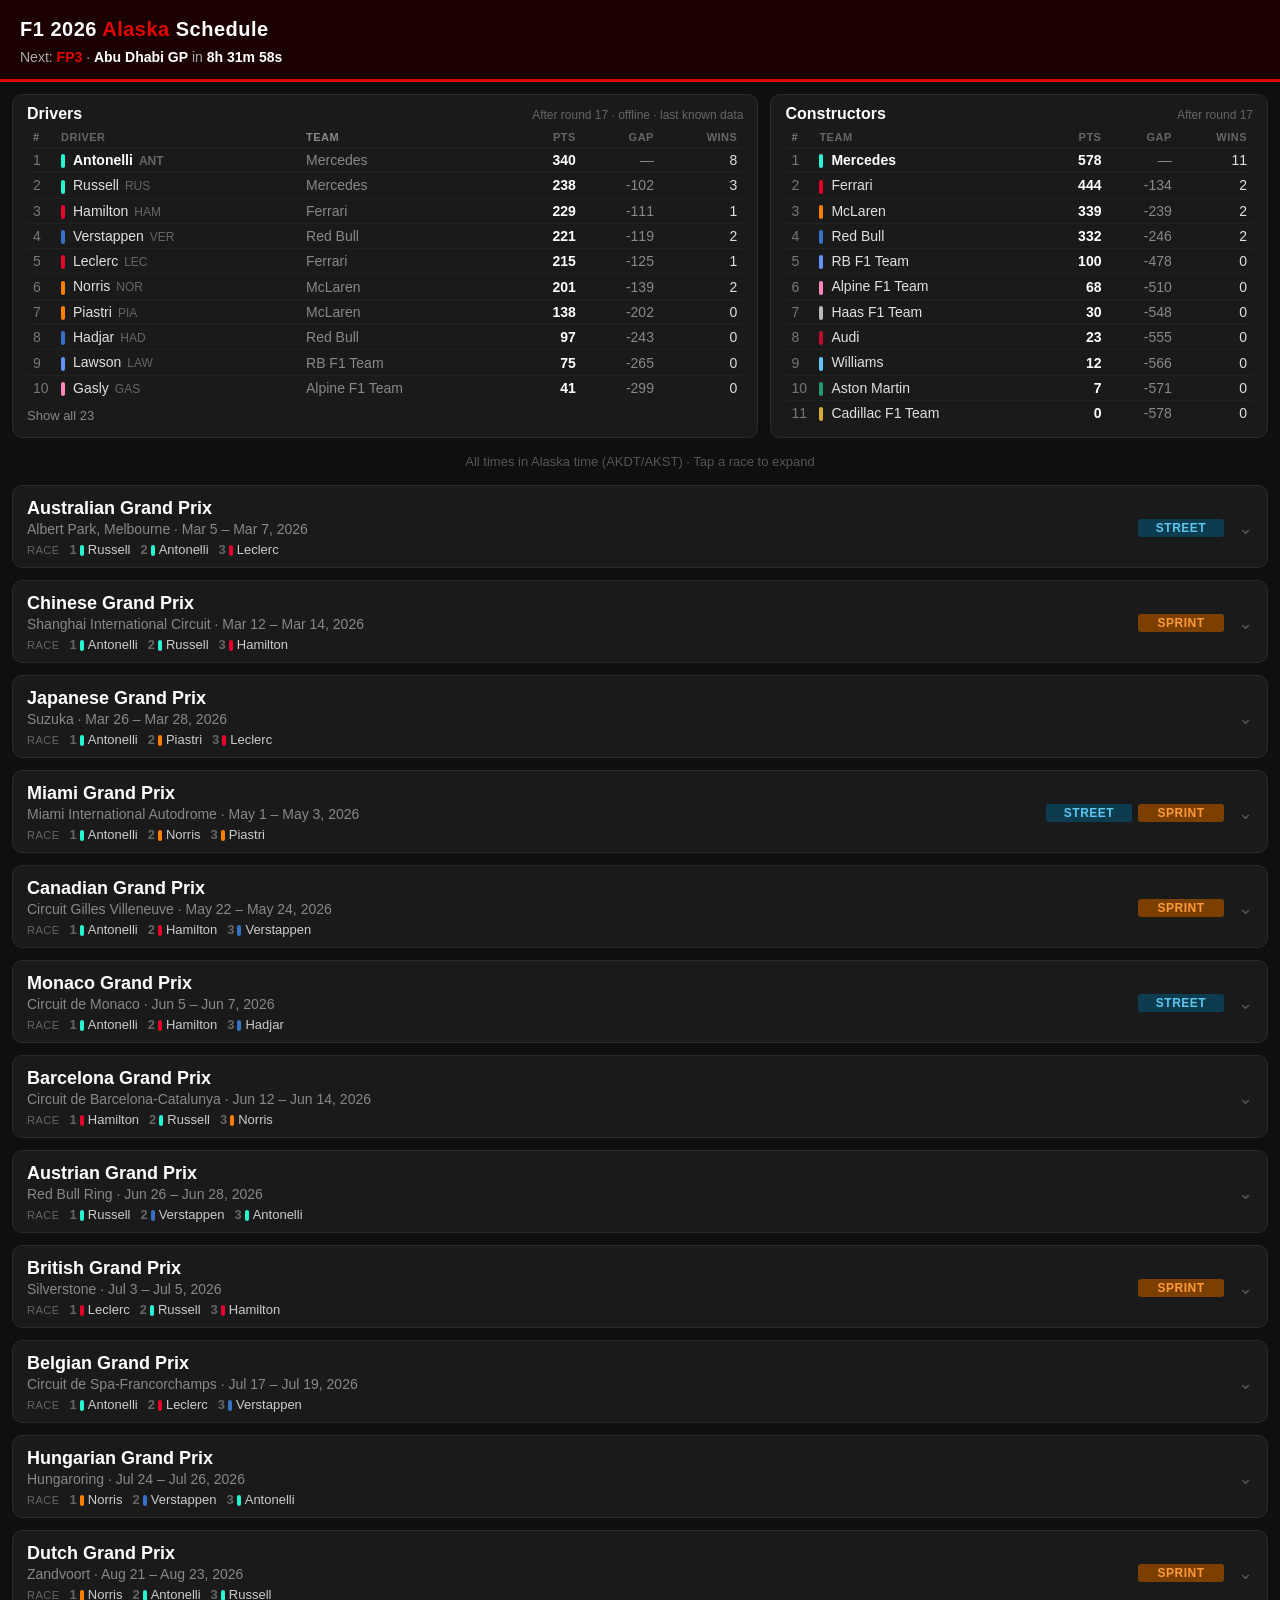
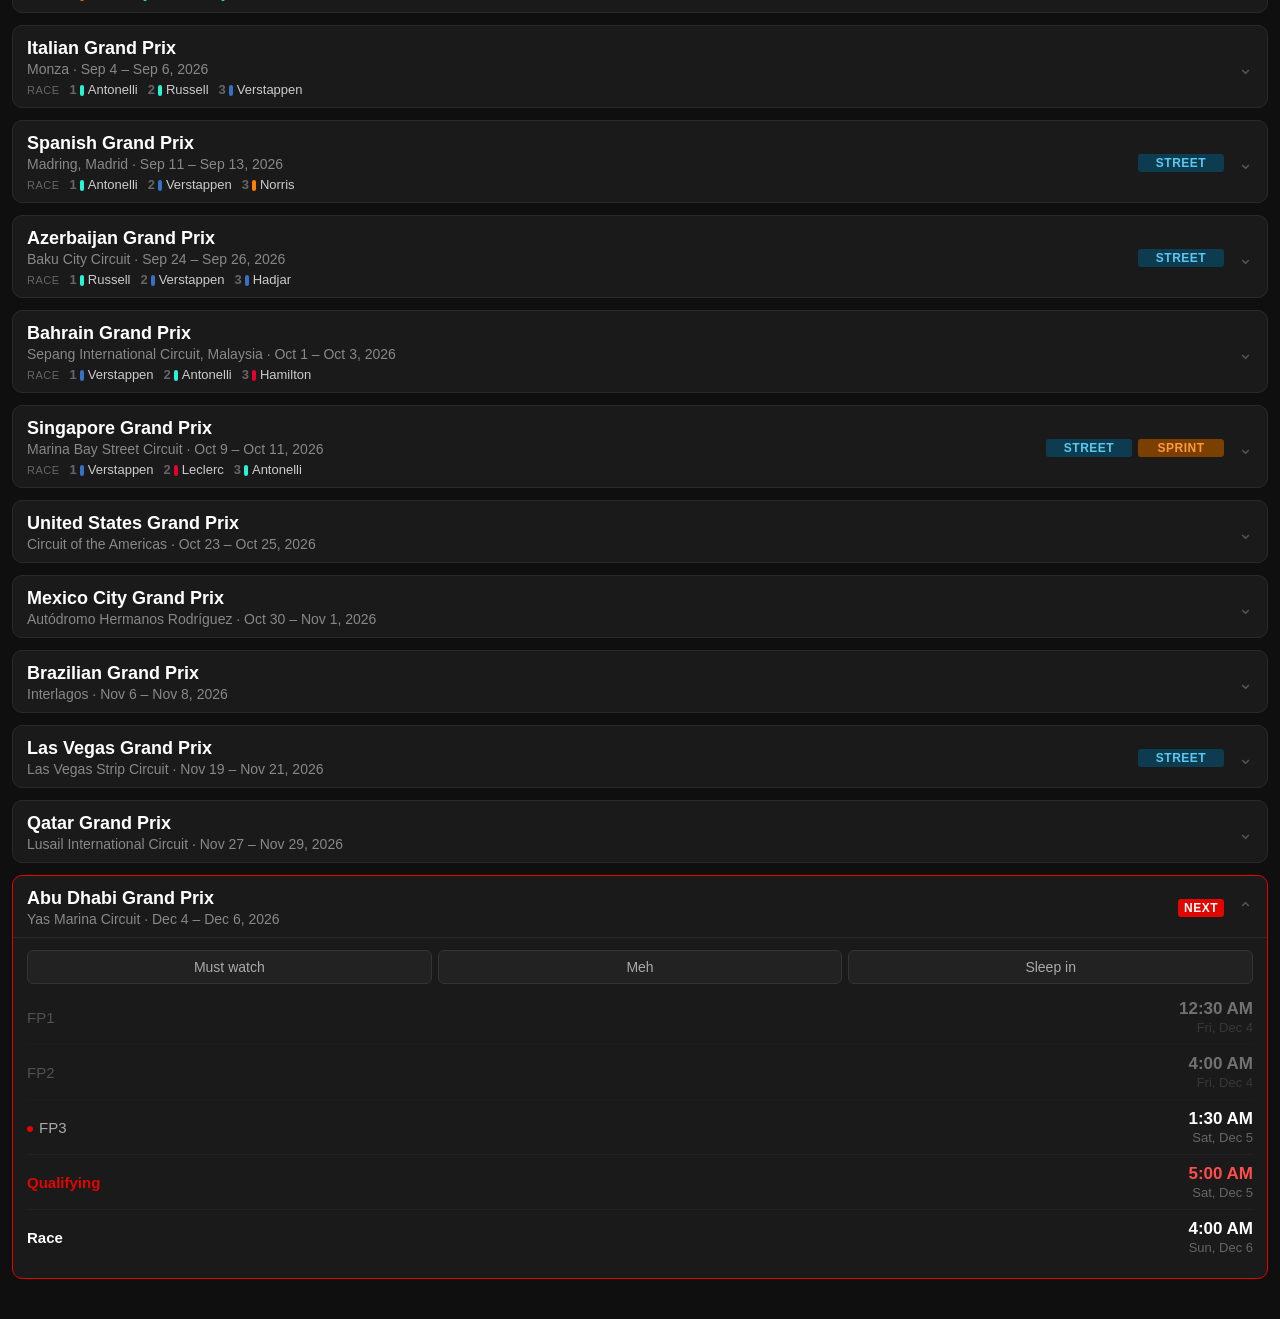
<file: f1/index.html>
<!DOCTYPE html>
<html lang="en">
<head>
  <meta charset="UTF-8">
  <meta name="viewport" content="width=device-width, initial-scale=1.0">
  <title>F1 2026 — Alaska Schedule</title>
  <style>
    * { box-sizing: border-box; margin: 0; padding: 0; }

    body {
      background: #0f0f0f;
      color: #e0e0e0;
      font-family: -apple-system, BlinkMacSystemFont, 'Segoe UI', sans-serif;
      font-size: 17px;
      padding-bottom: 40px;
    }

    header {
      background: #1a0000;
      border-bottom: 3px solid #e10600;
      padding: 18px 20px 14px;
      position: sticky;
      top: 0;
      z-index: 100;
    }

    header h1 {
      font-size: 20px;
      font-weight: 700;
      letter-spacing: 0.5px;
      color: #fff;
    }

    header h1 span { color: #e10600; }

    #countdown-bar {
      margin-top: 8px;
      font-size: 14px;
      color: #aaa;
    }

    #countdown-bar strong { color: #fff; }
    #countdown-bar .session-name { color: #e10600; font-weight: 600; }

    .races { padding: 12px 12px 0; display: flex; flex-direction: column; gap: 12px; }

    .race-card {
      background: #1a1a1a;
      border-radius: 10px;
      overflow: hidden;
      border: 1px solid #2a2a2a;
    }

    .race-card.next-race { border-color: #e10600; }

    .race-header {
      display: flex;
      align-items: center;
      justify-content: space-between;
      padding: 12px 14px 10px;
      cursor: pointer;
      user-select: none;
    }

    .race-header:active { background: #222; }

    .race-title {
      display: flex;
      flex-direction: column;
      gap: 2px;
    }

    .race-name {
      font-weight: 700;
      font-size: 18px;
      color: #fff;
    }

    .race-meta {
      font-size: 14px;
      color: #888;
    }

    .race-badges { display: flex; gap: 6px; align-items: center; }

    .badge {
      font-size: 12px;
      font-weight: 700;
      padding: 2px 6px;
      border-radius: 3px;
      letter-spacing: 0.5px;
      text-transform: uppercase;
      white-space: nowrap;
    }

    .badge-sprint, .badge-street, .badge-must, .badge-meh, .badge-sleep {
      min-width: 86px;
      text-align: center;
    }

    .verdict-badge { display: contents; }

    .badge-sprint { background: #7b3f00; color: #ff9a3c; }
    .badge-street { background: #0d3b4f; color: #5cc8f0; }
    .badge-next { background: #e10600; color: #fff; }
    .badge-must { background: #0f3d1c; color: #4cd964; }
    .badge-meh { background: #3d3a0f; color: #e6d94c; }
    .badge-sleep { background: #2a2a2a; color: #999; }

    .race-card.v-sleep .race-header { opacity: 0.5; }

    .verdict {
      display: flex;
      gap: 6px;
      padding: 12px 0 6px;
    }

    .verdict button {
      flex: 1;
      background: #222;
      color: #aaa;
      border: 1px solid #333;
      border-radius: 6px;
      padding: 8px 4px;
      font-size: 14px;
      font-family: inherit;
      cursor: pointer;
    }

    .verdict button:hover { background: #2a2a2a; }
    .verdict button.active[data-v="must"] { background: #0f3d1c; color: #4cd964; border-color: #4cd964; }
    .verdict button.active[data-v="meh"] { background: #3d3a0f; color: #e6d94c; border-color: #e6d94c; }
    .verdict button.active[data-v="sleep"] { background: #2a2a2a; color: #fff; border-color: #888; }

    .chevron {
      color: #555;
      font-size: 18px;
      transition: transform 0.2s;
      flex-shrink: 0;
      margin-left: 8px;
    }

    .race-card.open .chevron { transform: rotate(180deg); }

    .sessions {
      display: none;
      padding: 0 14px 14px;
      border-top: 1px solid #2a2a2a;
    }

    .race-card.open .sessions { display: block; }

    .session {
      display: flex;
      justify-content: space-between;
      align-items: center;
      padding: 9px 0;
      border-bottom: 1px solid #222;
    }

    .session:last-child { border-bottom: none; }

    .session-label {
      font-size: 15px;
      color: #aaa;
      flex: 1;
    }

    .session.qualifying .session-label,
    .session.sprint-qualifying .session-label {
      color: #e10600;
      font-weight: 700;
    }

    .session.race .session-label {
      color: #fff;
      font-weight: 700;
    }

    .session.sprint .session-label {
      color: #ff9a3c;
      font-weight: 600;
    }

    .session-time {
      text-align: right;
      flex-shrink: 0;
    }

    .time-main {
      font-size: 17px;
      font-weight: 600;
      color: #fff;
    }

    .session.qualifying .time-main,
    .session.sprint-qualifying .time-main { color: #ff4d4d; }

    .time-day {
      font-size: 13px;
      color: #666;
      margin-top: 1px;
    }

    .past { opacity: 0.38; }

    .next-session-indicator {
      display: inline-block;
      width: 6px;
      height: 6px;
      background: #e10600;
      border-radius: 50%;
      margin-right: 6px;
      vertical-align: middle;
      animation: pulse 1.5s infinite;
    }

    @keyframes pulse {
      0%, 100% { opacity: 1; }
      50% { opacity: 0.3; }
    }

    #standings { padding: 12px 12px 0; }

    .standings-grid {
      display: grid;
      grid-template-columns: 3fr 2fr;
      gap: 12px;
    }

    @media (max-width: 760px) { .standings-grid { grid-template-columns: 1fr; } }

    .st-panel {
      background: #1a1a1a;
      border: 1px solid #2a2a2a;
      border-radius: 10px;
      padding: 10px 14px 12px;
    }

    .st-head {
      display: flex;
      justify-content: space-between;
      align-items: baseline;
      margin-bottom: 6px;
    }

    .st-title { font-weight: 700; font-size: 16px; color: #fff; }
    .st-sub { font-size: 12px; color: #666; }

    table.st { width: 100%; border-collapse: collapse; font-size: 14px; }

    table.st th {
      text-align: right;
      font-size: 11px;
      font-weight: 600;
      color: #666;
      text-transform: uppercase;
      letter-spacing: 0.5px;
      padding: 2px 6px 4px;
    }

    table.st td { padding: 4px 6px; border-top: 1px solid #222; text-align: right; font-variant-numeric: tabular-nums; }
    table.st th:nth-child(1), table.st td:nth-child(1) { text-align: left; width: 28px; color: #777; }
    table.st th:nth-child(2), table.st td:nth-child(2) { text-align: left; }
    table.st th.team, table.st td.team { text-align: left; color: #888; }
    table.st td.pts { color: #fff; font-weight: 700; }
    table.st td.gap { color: #888; }
    table.st tr.leader td:nth-child(2) { color: #fff; font-weight: 700; }

    .team-bar {
      display: inline-block;
      width: 4px;
      height: 14px;
      border-radius: 2px;
      margin-right: 8px;
      vertical-align: middle;
    }

    .driver-code { color: #666; font-size: 12px; margin-left: 6px; }

    .st-more {
      margin-top: 6px;
      background: none;
      border: none;
      color: #888;
      font-size: 13px;
      font-family: inherit;
      cursor: pointer;
      padding: 2px 0;
    }

    .st-more:hover { color: #fff; }

    .podium {
      display: flex;
      gap: 10px;
      flex-wrap: wrap;
      font-size: 13px;
      color: #ccc;
      margin-top: 3px;
    }

    .podium:empty { display: none; }
    .podium .p-pos { color: #666; font-weight: 700; margin-right: 3px; }
    .podium .p-label { color: #666; text-transform: uppercase; font-size: 11px; letter-spacing: 0.5px; align-self: center; }
    .podium .team-bar { height: 11px; margin-right: 4px; }

    .sprint-podium { padding: 8px 0 0; }

    .tz-note {
      text-align: center;
      font-size: 13px;
      color: #555;
      padding: 16px 20px 4px;
    }
  </style>
</head>
<body>

<header>
  <h1>F1 2026 <span>Alaska</span> Schedule</h1>
  <div id="countdown-bar">Loading next session…</div>
</header>

<section id="standings"></section>

<p class="tz-note">All times in Alaska time (AKDT/AKST) · Tap a race to expand</p>

<div class="races" id="races"></div>

<script>
// UTC session times for the full 2026 F1 season
const races = [
  {
    name: "Australian Grand Prix",
    round: 1,
    circuit: "Albert Park, Melbourne",
    sprint: false,
    street: true,
    sessions: [
      { label: "FP1",         type: "fp",                utc: "2026-03-06T01:30:00Z" },
      { label: "FP2",         type: "fp",                utc: "2026-03-06T05:00:00Z" },
      { label: "FP3",         type: "fp",                utc: "2026-03-07T01:30:00Z" },
      { label: "Qualifying",  type: "qualifying",        utc: "2026-03-07T05:00:00Z" },
      { label: "Race",        type: "race",              utc: "2026-03-08T04:00:00Z" },
    ]
  },
  {
    name: "Chinese Grand Prix",
    round: 2,
    circuit: "Shanghai International Circuit",
    sprint: true,
    sessions: [
      { label: "FP1",                type: "fp",                utc: "2026-03-13T03:30:00Z" },
      { label: "Sprint Qualifying",  type: "sprint-qualifying", utc: "2026-03-13T07:30:00Z" },
      { label: "Sprint",             type: "sprint",            utc: "2026-03-14T03:00:00Z" },
      { label: "Qualifying",         type: "qualifying",        utc: "2026-03-14T07:00:00Z" },
      { label: "Race",               type: "race",              utc: "2026-03-15T07:00:00Z" },
    ]
  },
  {
    name: "Japanese Grand Prix",
    round: 3,
    circuit: "Suzuka",
    sprint: false,
    sessions: [
      { label: "FP1",         type: "fp",                utc: "2026-03-27T02:30:00Z" },
      { label: "FP2",         type: "fp",                utc: "2026-03-27T06:00:00Z" },
      { label: "FP3",         type: "fp",                utc: "2026-03-28T02:30:00Z" },
      { label: "Qualifying",  type: "qualifying",        utc: "2026-03-28T06:00:00Z" },
      { label: "Race",        type: "race",              utc: "2026-03-29T05:00:00Z" },
    ]
  },
  {
    name: "Miami Grand Prix",
    round: 4,
    circuit: "Miami International Autodrome",
    sprint: true,
    street: true,
    sessions: [
      { label: "FP1",                type: "fp",                utc: "2026-05-01T16:00:00Z" },
      { label: "Sprint Qualifying",  type: "sprint-qualifying", utc: "2026-05-01T20:30:00Z" },
      { label: "Sprint",             type: "sprint",            utc: "2026-05-02T16:00:00Z" },
      { label: "Qualifying",         type: "qualifying",        utc: "2026-05-02T20:00:00Z" },
      { label: "Race",               type: "race",              utc: "2026-05-03T20:00:00Z" },
    ]
  },
  {
    name: "Canadian Grand Prix",
    round: 5,
    circuit: "Circuit Gilles Villeneuve",
    sprint: true,
    sessions: [
      { label: "FP1",                type: "fp",                utc: "2026-05-22T16:30:00Z" },
      { label: "Sprint Qualifying",  type: "sprint-qualifying", utc: "2026-05-22T20:30:00Z" },
      { label: "Sprint",             type: "sprint",            utc: "2026-05-23T16:00:00Z" },
      { label: "Qualifying",         type: "qualifying",        utc: "2026-05-23T20:00:00Z" },
      { label: "Race",               type: "race",              utc: "2026-05-24T20:00:00Z" },
    ]
  },
  {
    name: "Monaco Grand Prix",
    round: 6,
    circuit: "Circuit de Monaco",
    sprint: false,
    street: true,
    sessions: [
      { label: "FP1",         type: "fp",                utc: "2026-06-05T11:30:00Z" },
      { label: "FP2",         type: "fp",                utc: "2026-06-05T15:00:00Z" },
      { label: "FP3",         type: "fp",                utc: "2026-06-06T10:30:00Z" },
      { label: "Qualifying",  type: "qualifying",        utc: "2026-06-06T14:00:00Z" },
      { label: "Race",        type: "race",              utc: "2026-06-07T13:00:00Z" },
    ]
  },
  {
    name: "Barcelona Grand Prix",
    round: 7,
    circuit: "Circuit de Barcelona-Catalunya",
    sprint: false,
    sessions: [
      { label: "FP1",         type: "fp",                utc: "2026-06-12T11:30:00Z" },
      { label: "FP2",         type: "fp",                utc: "2026-06-12T15:00:00Z" },
      { label: "FP3",         type: "fp",                utc: "2026-06-13T10:30:00Z" },
      { label: "Qualifying",  type: "qualifying",        utc: "2026-06-13T14:00:00Z" },
      { label: "Race",        type: "race",              utc: "2026-06-14T13:00:00Z" },
    ]
  },
  {
    name: "Austrian Grand Prix",
    round: 8,
    circuit: "Red Bull Ring",
    sprint: false,
    sessions: [
      { label: "FP1",        type: "fp",          utc: "2026-06-26T11:30:00Z" },
      { label: "FP2",        type: "fp",          utc: "2026-06-26T15:00:00Z" },
      { label: "FP3",        type: "fp",          utc: "2026-06-27T10:30:00Z" },
      { label: "Qualifying", type: "qualifying",  utc: "2026-06-27T14:00:00Z" },
      { label: "Race",       type: "race",        utc: "2026-06-28T13:00:00Z" },
    ]
  },
  {
    name: "British Grand Prix",
    round: 9,
    circuit: "Silverstone",
    sprint: true,
    sessions: [
      { label: "FP1",               type: "fp",                utc: "2026-07-03T11:30:00Z" },
      { label: "Sprint Qualifying", type: "sprint-qualifying", utc: "2026-07-03T15:30:00Z" },
      { label: "Sprint",            type: "sprint",            utc: "2026-07-04T11:00:00Z" },
      { label: "Qualifying",        type: "qualifying",        utc: "2026-07-04T15:00:00Z" },
      { label: "Race",              type: "race",              utc: "2026-07-05T14:00:00Z" },
    ]
  },
  {
    name: "Belgian Grand Prix",
    round: 10,
    circuit: "Circuit de Spa-Francorchamps",
    sprint: false,
    sessions: [
      { label: "FP1",        type: "fp",         utc: "2026-07-17T11:30:00Z" },
      { label: "FP2",        type: "fp",         utc: "2026-07-17T15:00:00Z" },
      { label: "FP3",        type: "fp",         utc: "2026-07-18T10:30:00Z" },
      { label: "Qualifying", type: "qualifying", utc: "2026-07-18T14:00:00Z" },
      { label: "Race",       type: "race",       utc: "2026-07-19T13:00:00Z" },
    ]
  },
  {
    name: "Hungarian Grand Prix",
    round: 11,
    circuit: "Hungaroring",
    sprint: false,
    sessions: [
      { label: "FP1",        type: "fp",         utc: "2026-07-24T11:30:00Z" },
      { label: "FP2",        type: "fp",         utc: "2026-07-24T15:00:00Z" },
      { label: "FP3",        type: "fp",         utc: "2026-07-25T10:30:00Z" },
      { label: "Qualifying", type: "qualifying", utc: "2026-07-25T14:00:00Z" },
      { label: "Race",       type: "race",       utc: "2026-07-26T13:00:00Z" },
    ]
  },
  {
    name: "Dutch Grand Prix",
    round: 12,
    circuit: "Zandvoort",
    sprint: true,
    sessions: [
      { label: "FP1",               type: "fp",                utc: "2026-08-21T10:30:00Z" },
      { label: "Sprint Qualifying", type: "sprint-qualifying", utc: "2026-08-21T14:30:00Z" },
      { label: "Sprint",            type: "sprint",            utc: "2026-08-22T10:00:00Z" },
      { label: "Qualifying",        type: "qualifying",        utc: "2026-08-22T14:00:00Z" },
      { label: "Race",              type: "race",              utc: "2026-08-23T13:00:00Z" },
    ]
  },
  {
    name: "Italian Grand Prix",
    round: 13,
    circuit: "Monza",
    sprint: false,
    sessions: [
      { label: "FP1",        type: "fp",         utc: "2026-09-04T10:30:00Z" },
      { label: "FP2",        type: "fp",         utc: "2026-09-04T14:00:00Z" },
      { label: "FP3",        type: "fp",         utc: "2026-09-05T10:30:00Z" },
      { label: "Qualifying", type: "qualifying", utc: "2026-09-05T14:00:00Z" },
      { label: "Race",       type: "race",       utc: "2026-09-06T13:00:00Z" },
    ]
  },
  {
    name: "Spanish Grand Prix",
    round: 14,
    circuit: "Madring, Madrid",
    sprint: false,
    street: true,
    sessions: [
      { label: "FP1",        type: "fp",         utc: "2026-09-11T11:30:00Z" },
      { label: "FP2",        type: "fp",         utc: "2026-09-11T15:00:00Z" },
      { label: "FP3",        type: "fp",         utc: "2026-09-12T10:30:00Z" },
      { label: "Qualifying", type: "qualifying", utc: "2026-09-12T14:00:00Z" },
      { label: "Race",       type: "race",       utc: "2026-09-13T13:00:00Z" },
    ]
  },
  {
    name: "Azerbaijan Grand Prix",
    round: 15,
    circuit: "Baku City Circuit",
    sprint: false,
    street: true,
    sessions: [
      { label: "FP1",        type: "fp",         utc: "2026-09-24T08:30:00Z" },
      { label: "FP2",        type: "fp",         utc: "2026-09-24T12:00:00Z" },
      { label: "FP3",        type: "fp",         utc: "2026-09-25T08:30:00Z" },
      { label: "Qualifying", type: "qualifying", utc: "2026-09-25T12:00:00Z" },
      { label: "Race",       type: "race",       utc: "2026-09-26T11:00:00Z" },
    ]
  },
  {
    name: "Bahrain Grand Prix",
    round: 16,
    circuit: "Sepang International Circuit, Malaysia",
    sprint: false,
    sessions: [
      { label: "FP1",        type: "fp",         utc: "2026-10-02T04:30:00Z" },
      { label: "FP2",        type: "fp",         utc: "2026-10-02T08:00:00Z" },
      { label: "FP3",        type: "fp",         utc: "2026-10-03T04:30:00Z" },
      { label: "Qualifying", type: "qualifying", utc: "2026-10-03T08:00:00Z" },
      { label: "Race",       type: "race",       utc: "2026-10-04T07:00:00Z" },
    ]
  },
  {
    name: "Singapore Grand Prix",
    round: 17,
    circuit: "Marina Bay Street Circuit",
    sprint: true,
    street: true,
    sessions: [
      { label: "FP1",               type: "fp",                utc: "2026-10-09T08:30:00Z" },
      { label: "Sprint Qualifying", type: "sprint-qualifying", utc: "2026-10-09T12:30:00Z" },
      { label: "Sprint",            type: "sprint",            utc: "2026-10-10T09:00:00Z" },
      { label: "Qualifying",        type: "qualifying",        utc: "2026-10-10T13:00:00Z" },
      { label: "Race",              type: "race",              utc: "2026-10-11T12:00:00Z" },
    ]
  },
  {
    name: "United States Grand Prix",
    round: 18,
    circuit: "Circuit of the Americas",
    sprint: false,
    sessions: [
      { label: "FP1",        type: "fp",         utc: "2026-10-23T17:30:00Z" },
      { label: "FP2",        type: "fp",         utc: "2026-10-23T21:00:00Z" },
      { label: "FP3",        type: "fp",         utc: "2026-10-24T17:30:00Z" },
      { label: "Qualifying", type: "qualifying", utc: "2026-10-24T21:00:00Z" },
      { label: "Race",       type: "race",       utc: "2026-10-25T20:00:00Z" },
    ]
  },
  {
    name: "Mexico City Grand Prix",
    round: 19,
    circuit: "Autódromo Hermanos Rodríguez",
    sprint: false,
    sessions: [
      { label: "FP1",        type: "fp",         utc: "2026-10-30T18:30:00Z" },
      { label: "FP2",        type: "fp",         utc: "2026-10-30T22:00:00Z" },
      { label: "FP3",        type: "fp",         utc: "2026-10-31T17:30:00Z" },
      { label: "Qualifying", type: "qualifying", utc: "2026-10-31T21:00:00Z" },
      { label: "Race",       type: "race",       utc: "2026-11-01T20:00:00Z" },
    ]
  },
  {
    name: "Brazilian Grand Prix",
    round: 20,
    circuit: "Interlagos",
    sprint: false,
    sessions: [
      { label: "FP1",        type: "fp",         utc: "2026-11-06T15:30:00Z" },
      { label: "FP2",        type: "fp",         utc: "2026-11-06T19:00:00Z" },
      { label: "FP3",        type: "fp",         utc: "2026-11-07T14:30:00Z" },
      { label: "Qualifying", type: "qualifying", utc: "2026-11-07T18:00:00Z" },
      { label: "Race",       type: "race",       utc: "2026-11-08T17:00:00Z" },
    ]
  },
  {
    name: "Las Vegas Grand Prix",
    round: 21,
    circuit: "Las Vegas Strip Circuit",
    sprint: false,
    street: true,
    sessions: [
      { label: "FP1",        type: "fp",         utc: "2026-11-20T00:30:00Z" },
      { label: "FP2",        type: "fp",         utc: "2026-11-20T04:00:00Z" },
      { label: "FP3",        type: "fp",         utc: "2026-11-21T00:30:00Z" },
      { label: "Qualifying", type: "qualifying", utc: "2026-11-21T04:00:00Z" },
      { label: "Race",       type: "race",       utc: "2026-11-22T04:00:00Z" },
    ]
  },
  {
    name: "Qatar Grand Prix",
    round: 22,
    circuit: "Lusail International Circuit",
    sprint: false,
    sessions: [
      { label: "FP1",        type: "fp",         utc: "2026-11-27T13:30:00Z" },
      { label: "FP2",        type: "fp",         utc: "2026-11-27T17:00:00Z" },
      { label: "FP3",        type: "fp",         utc: "2026-11-28T14:30:00Z" },
      { label: "Qualifying", type: "qualifying", utc: "2026-11-28T18:00:00Z" },
      { label: "Race",       type: "race",       utc: "2026-11-29T16:00:00Z" },
    ]
  },
  {
    name: "Abu Dhabi Grand Prix",
    round: 23,
    circuit: "Yas Marina Circuit",
    sprint: false,
    sessions: [
      { label: "FP1",        type: "fp",         utc: "2026-12-04T09:30:00Z" },
      { label: "FP2",        type: "fp",         utc: "2026-12-04T13:00:00Z" },
      { label: "FP3",        type: "fp",         utc: "2026-12-05T10:30:00Z" },
      { label: "Qualifying", type: "qualifying", utc: "2026-12-05T14:00:00Z" },
      { label: "Race",       type: "race",       utc: "2026-12-06T13:00:00Z" },
    ]
  },
];

const TZ = "America/Anchorage";

const dayFmt = new Intl.DateTimeFormat("en-US", {
  timeZone: TZ, weekday: "short", month: "short", day: "numeric"
});

const timeFmt = new Intl.DateTimeFormat("en-US", {
  timeZone: TZ, hour: "numeric", minute: "2-digit", hour12: true
});

function formatTime(utcStr) {
  const d = new Date(utcStr);
  return timeFmt.format(d);
}

function formatDay(utcStr) {
  const d = new Date(utcStr);
  return dayFmt.format(d);
}

function isPast(utcStr) {
  return new Date(utcStr) < new Date();
}

function raceWeekDates(race) {
  const all = race.sessions.map(s => new Date(s.utc));
  const first = all[0], last = all[all.length - 1];
  const opts = { timeZone: TZ, month: "short", day: "numeric" };
  const startFmt = new Intl.DateTimeFormat("en-US", opts);
  const endFmt = new Intl.DateTimeFormat("en-US", { ...opts, year: "numeric" });
  return `${startFmt.format(first)} – ${endFmt.format(last)}`;
}

function findNextSession() {
  const now = new Date();
  for (const race of races) {
    for (const s of race.sessions) {
      if (new Date(s.utc) > now) {
        return { race, session: s };
      }
    }
  }
  return null;
}

function pad(n) { return String(n).padStart(2, "0"); }

function formatCountdown(ms) {
  if (ms <= 0) return "now";
  const total = Math.floor(ms / 1000);
  const d = Math.floor(total / 86400);
  const h = Math.floor((total % 86400) / 3600);
  const m = Math.floor((total % 3600) / 60);
  const s = total % 60;
  if (d > 0) return `${d}d ${pad(h)}h ${pad(m)}m`;
  if (h > 0) return `${h}h ${pad(m)}m ${pad(s)}s`;
  return `${m}m ${pad(s)}s`;
}

// Verdicts are saved in this browser, keyed by circuit so they carry over to next season
const VERDICTS = {
  must:  { text: "Must watch", badge: "Must watch" },
  meh:   { text: "Meh",        badge: "Meh" },
  sleep: { text: "Sleep in",   badge: "Sleep in" },
};
const VERDICT_KEY = "f1-verdicts";

function loadVerdicts() {
  try { return JSON.parse(localStorage.getItem(VERDICT_KEY)) || {}; }
  catch { return {}; }
}

function saveVerdicts(v) {
  try { localStorage.setItem(VERDICT_KEY, JSON.stringify(v)); } catch {}
}

function renderRaces() {
  const container = document.getElementById("races");
  const verdicts = loadVerdicts();
  const now = new Date();

  // Find first race that hasn't fully finished
  let firstActiveIdx = -1;
  for (let i = 0; i < races.length; i++) {
    const lastSession = races[i].sessions[races[i].sessions.length - 1];
    if (new Date(lastSession.utc) > now) {
      firstActiveIdx = i;
      break;
    }
  }

  races.forEach((race, raceIdx) => {
    const card = document.createElement("div");
    card.className = "race-card";
    const isNext = raceIdx === firstActiveIdx;
    if (isNext) card.classList.add("next-race", "open");

    const badges = [];
    if (isNext) badges.push(`<span class="badge badge-next">Next</span>`);
    const verdictBadge = () => {
      const v = verdicts[race.circuit];
      return v ? `<span class="badge badge-${v}">${VERDICTS[v].badge}</span>` : "";
    };
    if (race.street) badges.push(`<span class="badge badge-street">Street</span>`);
    if (race.sprint) badges.push(`<span class="badge badge-sprint">Sprint</span>`);

    const sessionsHTML = race.sessions.map(s => {
      const past = isPast(s.utc);
      const isNextSession = findNextSession()?.session?.utc === s.utc;
      const dot = isNextSession ? `<span class="next-session-indicator"></span>` : "";
      return `
        <div class="session ${s.type}${past ? " past" : ""}">
          <span class="session-label">${dot}${s.label}</span>
          <div class="session-time">
            <div class="time-main">${formatTime(s.utc)}</div>
            <div class="time-day">${formatDay(s.utc)}</div>
          </div>
        </div>`;
    }).join("");

    card.innerHTML = `
      <div class="race-header">
        <div class="race-title">
          <div class="race-name">${race.name}</div>
          <div class="race-meta">${race.circuit} · ${raceWeekDates(race)}</div>
          <div class="podium" data-race-round="${race.round}"></div>
        </div>
        <div style="display:flex;align-items:center;gap:6px">
          <div class="race-badges">${badges.join("")}<span class="verdict-badge">${verdictBadge()}</span></div>
          <span class="chevron">⌄</span>
        </div>
      </div>
      <div class="sessions">
        <div class="verdict">
          ${Object.entries(VERDICTS).map(([k, v]) =>
            `<button data-v="${k}">${v.text}</button>`).join("")}
        </div>
        <div class="podium sprint-podium" data-sprint-round="${race.round}"></div>
        ${sessionsHTML}
      </div>`;

    const refreshVerdict = () => {
      const v = verdicts[race.circuit];
      card.classList.remove("v-must", "v-meh", "v-sleep");
      if (v) card.classList.add("v-" + v);
      card.querySelector(".verdict-badge").innerHTML = verdictBadge();
      card.querySelectorAll(".verdict button").forEach(b =>
        b.classList.toggle("active", b.dataset.v === v));
    };
    card.querySelectorAll(".verdict button").forEach(b => {
      b.addEventListener("click", () => {
        // Tapping the active verdict clears it
        if (verdicts[race.circuit] === b.dataset.v) delete verdicts[race.circuit];
        else verdicts[race.circuit] = b.dataset.v;
        saveVerdicts(verdicts);
        refreshVerdict();
      });
    });
    refreshVerdict();

    card.querySelector(".race-header").addEventListener("click", () => {
      card.classList.toggle("open");
    });

    container.appendChild(card);
  });
}

function updateCountdown() {
  const next = findNextSession();
  const bar = document.getElementById("countdown-bar");
  if (!next) {
    bar.textContent = "Season complete";
    return;
  }
  const ms = new Date(next.session.utc) - new Date();
  bar.innerHTML = `Next: <span class="session-name">${next.session.label}</span> · <strong>${next.race.name.replace(" Grand Prix", " GP")}</strong> in <strong>${formatCountdown(ms)}</strong>`;
}

// ---- Results & standings ----
// Live from the Jolpica F1 API. If that fails we use the last data saved in this
// browser, and failing that the embedded snapshot below (refresh it by hand).
const API = "https://api.jolpi.ca/ergast/f1/2026";
const DATA_KEY = "f1-data-v1";
const FALLBACK = {"round":17,"drivers":[{"pos":1,"code":"ANT","name":"Antonelli","team":"mercedes","teamName":"Mercedes","pts":340.0,"wins":8},{"pos":2,"code":"RUS","name":"Russell","team":"mercedes","teamName":"Mercedes","pts":238.0,"wins":3},{"pos":3,"code":"HAM","name":"Hamilton","team":"ferrari","teamName":"Ferrari","pts":229.0,"wins":1},{"pos":4,"code":"VER","name":"Verstappen","team":"red_bull","teamName":"Red Bull","pts":221.0,"wins":2},{"pos":5,"code":"LEC","name":"Leclerc","team":"ferrari","teamName":"Ferrari","pts":215.0,"wins":1},{"pos":6,"code":"NOR","name":"Norris","team":"mclaren","teamName":"McLaren","pts":201.0,"wins":2},{"pos":7,"code":"PIA","name":"Piastri","team":"mclaren","teamName":"McLaren","pts":138.0,"wins":0},{"pos":8,"code":"HAD","name":"Hadjar","team":"red_bull","teamName":"Red Bull","pts":97.0,"wins":0},{"pos":9,"code":"LAW","name":"Lawson","team":"rb","teamName":"RB F1 Team","pts":75.0,"wins":0},{"pos":10,"code":"GAS","name":"Gasly","team":"alpine","teamName":"Alpine F1 Team","pts":41.0,"wins":0},{"pos":11,"code":"LIN","name":"Lindblad","team":"rb","teamName":"RB F1 Team","pts":38.0,"wins":0},{"pos":12,"code":"COL","name":"Colapinto","team":"alpine","teamName":"Alpine F1 Team","pts":27.0,"wins":0},{"pos":13,"code":"BEA","name":"Bearman","team":"haas","teamName":"Haas F1 Team","pts":23.0,"wins":0},{"pos":14,"code":"HUL","name":"H\u00fclkenberg","team":"audi","teamName":"Audi","pts":13.0,"wins":0},{"pos":15,"code":"BOR","name":"Bortoleto","team":"audi","teamName":"Audi","pts":10.0,"wins":0},{"pos":16,"code":"OCO","name":"Ocon","team":"haas","teamName":"Haas F1 Team","pts":7.0,"wins":0},{"pos":17,"code":"ALO","name":"Alonso","team":"aston_martin","teamName":"Aston Martin","pts":7.0,"wins":0},{"pos":18,"code":"SAI","name":"Sainz","team":"williams","teamName":"Williams","pts":7.0,"wins":0},{"pos":19,"code":"ALB","name":"Albon","team":"williams","teamName":"Williams","pts":5.0,"wins":0},{"pos":20,"code":"TSU","name":"Tsunoda","team":"rb","teamName":"RB F1 Team","pts":1.0,"wins":0},{"pos":21,"code":"STR","name":"Stroll","team":"aston_martin","teamName":"Aston Martin","pts":0.0,"wins":0},{"pos":22,"code":"BOT","name":"Bottas","team":"cadillac","teamName":"Cadillac F1 Team","pts":0.0,"wins":0},{"pos":23,"code":"PER","name":"P\u00e9rez","team":"cadillac","teamName":"Cadillac F1 Team","pts":0.0,"wins":0}],"constructors":[{"pos":1,"id":"mercedes","name":"Mercedes","pts":578.0,"wins":11},{"pos":2,"id":"ferrari","name":"Ferrari","pts":444.0,"wins":2},{"pos":3,"id":"mclaren","name":"McLaren","pts":339.0,"wins":2},{"pos":4,"id":"red_bull","name":"Red Bull","pts":332.0,"wins":2},{"pos":5,"id":"rb","name":"RB F1 Team","pts":100.0,"wins":0},{"pos":6,"id":"alpine","name":"Alpine F1 Team","pts":68.0,"wins":0},{"pos":7,"id":"haas","name":"Haas F1 Team","pts":30.0,"wins":0},{"pos":8,"id":"audi","name":"Audi","pts":23.0,"wins":0},{"pos":9,"id":"williams","name":"Williams","pts":12.0,"wins":0},{"pos":10,"id":"aston_martin","name":"Aston Martin","pts":7.0,"wins":0},{"pos":11,"id":"cadillac","name":"Cadillac F1 Team","pts":0.0,"wins":0}],"races":{"1":[{"code":"RUS","name":"Russell","team":"mercedes"},{"code":"ANT","name":"Antonelli","team":"mercedes"},{"code":"LEC","name":"Leclerc","team":"ferrari"}],"2":[{"code":"ANT","name":"Antonelli","team":"mercedes"},{"code":"RUS","name":"Russell","team":"mercedes"},{"code":"HAM","name":"Hamilton","team":"ferrari"}],"3":[{"code":"ANT","name":"Antonelli","team":"mercedes"},{"code":"PIA","name":"Piastri","team":"mclaren"},{"code":"LEC","name":"Leclerc","team":"ferrari"}],"4":[{"code":"ANT","name":"Antonelli","team":"mercedes"},{"code":"NOR","name":"Norris","team":"mclaren"},{"code":"PIA","name":"Piastri","team":"mclaren"}],"5":[{"code":"ANT","name":"Antonelli","team":"mercedes"},{"code":"HAM","name":"Hamilton","team":"ferrari"},{"code":"VER","name":"Verstappen","team":"red_bull"}],"6":[{"code":"ANT","name":"Antonelli","team":"mercedes"},{"code":"HAM","name":"Hamilton","team":"ferrari"},{"code":"HAD","name":"Hadjar","team":"red_bull"}],"7":[{"code":"HAM","name":"Hamilton","team":"ferrari"},{"code":"RUS","name":"Russell","team":"mercedes"},{"code":"NOR","name":"Norris","team":"mclaren"}],"8":[{"code":"RUS","name":"Russell","team":"mercedes"},{"code":"VER","name":"Verstappen","team":"red_bull"},{"code":"ANT","name":"Antonelli","team":"mercedes"}],"9":[{"code":"LEC","name":"Leclerc","team":"ferrari"},{"code":"RUS","name":"Russell","team":"mercedes"},{"code":"HAM","name":"Hamilton","team":"ferrari"}],"10":[{"code":"ANT","name":"Antonelli","team":"mercedes"},{"code":"LEC","name":"Leclerc","team":"ferrari"},{"code":"VER","name":"Verstappen","team":"red_bull"}],"11":[{"code":"NOR","name":"Norris","team":"mclaren"},{"code":"VER","name":"Verstappen","team":"red_bull"},{"code":"ANT","name":"Antonelli","team":"mercedes"}],"12":[{"code":"NOR","name":"Norris","team":"mclaren"},{"code":"ANT","name":"Antonelli","team":"mercedes"},{"code":"RUS","name":"Russell","team":"mercedes"}],"13":[{"code":"ANT","name":"Antonelli","team":"mercedes"},{"code":"RUS","name":"Russell","team":"mercedes"},{"code":"VER","name":"Verstappen","team":"red_bull"}],"14":[{"code":"ANT","name":"Antonelli","team":"mercedes"},{"code":"VER","name":"Verstappen","team":"red_bull"},{"code":"NOR","name":"Norris","team":"mclaren"}],"15":[{"code":"RUS","name":"Russell","team":"mercedes"},{"code":"VER","name":"Verstappen","team":"red_bull"},{"code":"HAD","name":"Hadjar","team":"red_bull"}],"16":[{"code":"VER","name":"Verstappen","team":"red_bull"},{"code":"ANT","name":"Antonelli","team":"mercedes"},{"code":"HAM","name":"Hamilton","team":"ferrari"}],"17":[{"code":"VER","name":"Verstappen","team":"red_bull"},{"code":"LEC","name":"Leclerc","team":"ferrari"},{"code":"ANT","name":"Antonelli","team":"mercedes"}]},"sprints":{"2":[{"code":"RUS","name":"Russell","team":"mercedes"},{"code":"LEC","name":"Leclerc","team":"ferrari"},{"code":"HAM","name":"Hamilton","team":"ferrari"}],"4":[{"code":"NOR","name":"Norris","team":"mclaren"},{"code":"PIA","name":"Piastri","team":"mclaren"},{"code":"LEC","name":"Leclerc","team":"ferrari"}],"5":[{"code":"RUS","name":"Russell","team":"mercedes"},{"code":"NOR","name":"Norris","team":"mclaren"},{"code":"ANT","name":"Antonelli","team":"mercedes"}],"9":[{"code":"ANT","name":"Antonelli","team":"mercedes"},{"code":"HAM","name":"Hamilton","team":"ferrari"},{"code":"NOR","name":"Norris","team":"mclaren"}],"12":[{"code":"RUS","name":"Russell","team":"mercedes"},{"code":"LEC","name":"Leclerc","team":"ferrari"},{"code":"NOR","name":"Norris","team":"mclaren"}],"17":[{"code":"VER","name":"Verstappen","team":"red_bull"},{"code":"HAM","name":"Hamilton","team":"ferrari"},{"code":"LEC","name":"Leclerc","team":"ferrari"}]}};

const TEAM_COLORS = {
  mercedes: "#27f4d2", ferrari: "#e8002d", mclaren: "#ff8000", red_bull: "#3671c6",
  rb: "#6692ff", alpine: "#ff87bc", aston_martin: "#229971", williams: "#64c4ff",
  haas: "#b6babd", audi: "#c40d2e", cadillac: "#d4af37",
};
const teamColor = id => TEAM_COLORS[id] || "#888";
const esc = s => String(s).replace(/[&<>"']/g, c =>
  ({ "&": "&amp;", "<": "&lt;", ">": "&gt;", '"': "&quot;", "'": "&#39;" }[c]));

let data = JSON.parse(JSON.stringify(FALLBACK));
let dataSource = "snapshot";
let showAllDrivers = false;

function loadCache() {
  try { return JSON.parse(localStorage.getItem(DATA_KEY)); } catch { return null; }
}

function saveCache() {
  try { localStorage.setItem(DATA_KEY, JSON.stringify(data)); } catch {}
}

function mergeData(src) {
  if (!src || !src.drivers) return;
  if (src.round >= data.round) {
    data.round = src.round;
    data.drivers = src.drivers;
    data.constructors = src.constructors;
  }
  Object.assign(data.races, src.races);
  Object.assign(data.sprints, src.sprints);
}

async function getJSON(path) {
  const ctrl = new AbortController();
  const timer = setTimeout(() => ctrl.abort(), 8000);
  try {
    const r = await fetch(`${API}/${path}`, { signal: ctrl.signal });
    if (!r.ok) throw new Error(`HTTP ${r.status}`);
    return (await r.json()).MRData;
  } finally {
    clearTimeout(timer);
  }
}

const podiumOf = rows => rows.slice(0, 3).map(r => ({
  code: r.Driver.code, name: r.Driver.familyName, team: r.Constructor.constructorId,
}));

async function refreshData() {
  try {
    const [d, c] = await Promise.all([
      getJSON("driverstandings.json"), getJSON("constructorstandings.json"),
    ]);
    const dl = d.StandingsTable.StandingsLists[0];
    const cl = c.StandingsTable.StandingsLists[0];
    if (!dl || !cl) throw new Error("no standings yet");
    data.round = +dl.round;
    data.drivers = dl.DriverStandings.map(x => ({
      pos: +x.position, code: x.Driver.code, name: x.Driver.familyName,
      team: x.Constructors[0].constructorId, teamName: x.Constructors[0].name,
      pts: +x.points, wins: +x.wins,
    }));
    data.constructors = cl.ConstructorStandings.map(x => ({
      pos: +x.position, id: x.Constructor.constructorId, name: x.Constructor.name,
      pts: +x.points, wins: +x.wins,
    }));

    // Race and sprint podiums for anything that has started and isn't saved yet
    const now = new Date();
    const jobs = [];
    for (const race of races) {
      const raceS = race.sessions.find(s => s.type === "race");
      const sprintS = race.sessions.find(s => s.type === "sprint");
      if (new Date(raceS.utc) < now && !data.races[race.round]) {
        jobs.push(getJSON(`${race.round}/results.json`).then(m => {
          const r = m.RaceTable.Races[0];
          if (r) data.races[race.round] = podiumOf(r.Results);
        }));
      }
      if (sprintS && new Date(sprintS.utc) < now && !data.sprints[race.round]) {
        jobs.push(getJSON(`${race.round}/sprint.json`).then(m => {
          const r = m.RaceTable.Races[0];
          if (r) data.sprints[race.round] = podiumOf(r.SprintResults);
        }));
      }
    }
    await Promise.allSettled(jobs);
    dataSource = "live";
    saveCache();
  } catch (e) {
    dataSource = "offline";
  }
  renderStandings();
  renderPodiums();
}

function renderStandings() {
  const el = document.getElementById("standings");
  const dLead = data.drivers[0]?.pts ?? 0;
  const cLead = data.constructors[0]?.pts ?? 0;
  const gap = (lead, pts) => pts === lead ? "—" : `-${lead - pts}`;
  const status = dataSource === "live" ? "live"
    : dataSource === "offline" ? "offline · last known data" : "loading…";

  const shown = showAllDrivers ? data.drivers : data.drivers.slice(0, 10);
  const driverRows = shown.map(x => `
    <tr class="${x.pos === 1 ? "leader" : ""}">
      <td>${x.pos}</td>
      <td><span class="team-bar" style="background:${teamColor(x.team)}"></span>${esc(x.name)}<span class="driver-code">${esc(x.code)}</span></td>
      <td class="team">${esc(x.teamName)}</td>
      <td class="pts">${x.pts}</td>
      <td class="gap">${gap(dLead, x.pts)}</td>
      <td>${x.wins}</td>
    </tr>`).join("");

  const teamRows = data.constructors.map(x => `
    <tr class="${x.pos === 1 ? "leader" : ""}">
      <td>${x.pos}</td>
      <td><span class="team-bar" style="background:${teamColor(x.id)}"></span>${esc(x.name)}</td>
      <td class="pts">${x.pts}</td>
      <td class="gap">${gap(cLead, x.pts)}</td>
      <td>${x.wins}</td>
    </tr>`).join("");

  const more = data.drivers.length > 10
    ? `<button class="st-more" id="st-more">${showAllDrivers ? "Show top 10" : `Show all ${data.drivers.length}`}</button>` : "";

  el.innerHTML = `
    <div class="standings-grid">
      <div class="st-panel">
        <div class="st-head"><span class="st-title">Drivers</span><span class="st-sub">After round ${data.round} · ${status}</span></div>
        <table class="st"><thead><tr><th>#</th><th>Driver</th><th class="team">Team</th><th>Pts</th><th>Gap</th><th>Wins</th></tr></thead><tbody>${driverRows}</tbody></table>
        ${more}
      </div>
      <div class="st-panel">
        <div class="st-head"><span class="st-title">Constructors</span><span class="st-sub">After round ${data.round}</span></div>
        <table class="st"><thead><tr><th>#</th><th>Team</th><th>Pts</th><th>Gap</th><th>Wins</th></tr></thead><tbody>${teamRows}</tbody></table>
      </div>
    </div>`;

  const btn = document.getElementById("st-more");
  if (btn) btn.addEventListener("click", () => { showAllDrivers = !showAllDrivers; renderStandings(); });
}

function podiumHTML(list) {
  return list.map((p, i) =>
    `<span><span class="p-pos">${i + 1}</span><span class="team-bar" style="background:${teamColor(p.team)}"></span>${esc(p.name)}</span>`
  ).join("");
}

function renderPodiums() {
  document.querySelectorAll("[data-race-round]").forEach(el => {
    const p = data.races[el.dataset.raceRound];
    el.innerHTML = p ? `<span class="p-label">Race</span>${podiumHTML(p)}` : "";
  });
  document.querySelectorAll("[data-sprint-round]").forEach(el => {
    const p = data.sprints[el.dataset.sprintRound];
    el.innerHTML = p ? `<span class="p-label">Sprint</span>${podiumHTML(p)}` : "";
  });
}

mergeData(loadCache());
renderStandings();
renderRaces();
renderPodiums();
updateCountdown();
setInterval(updateCountdown, 1000);
refreshData();
setInterval(refreshData, 10 * 60 * 1000);
</script>
</body>
</html>
</file>
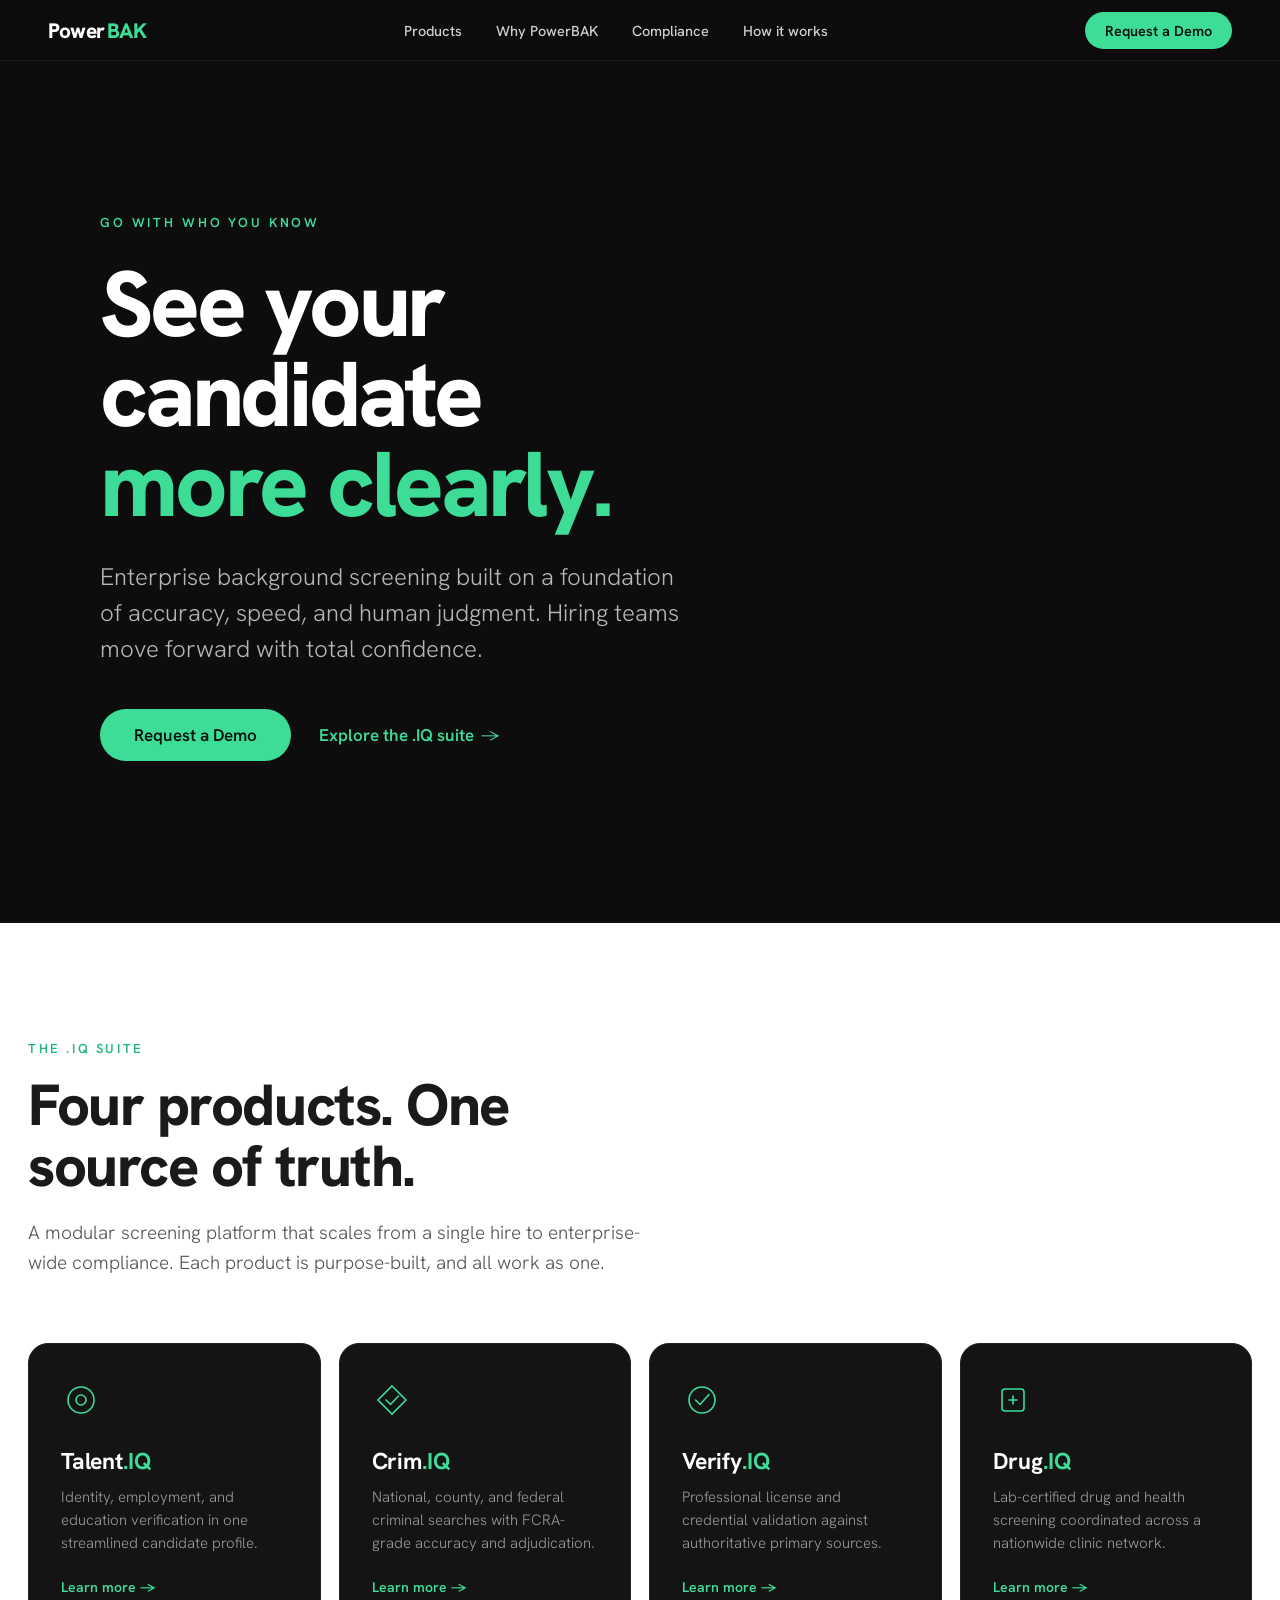
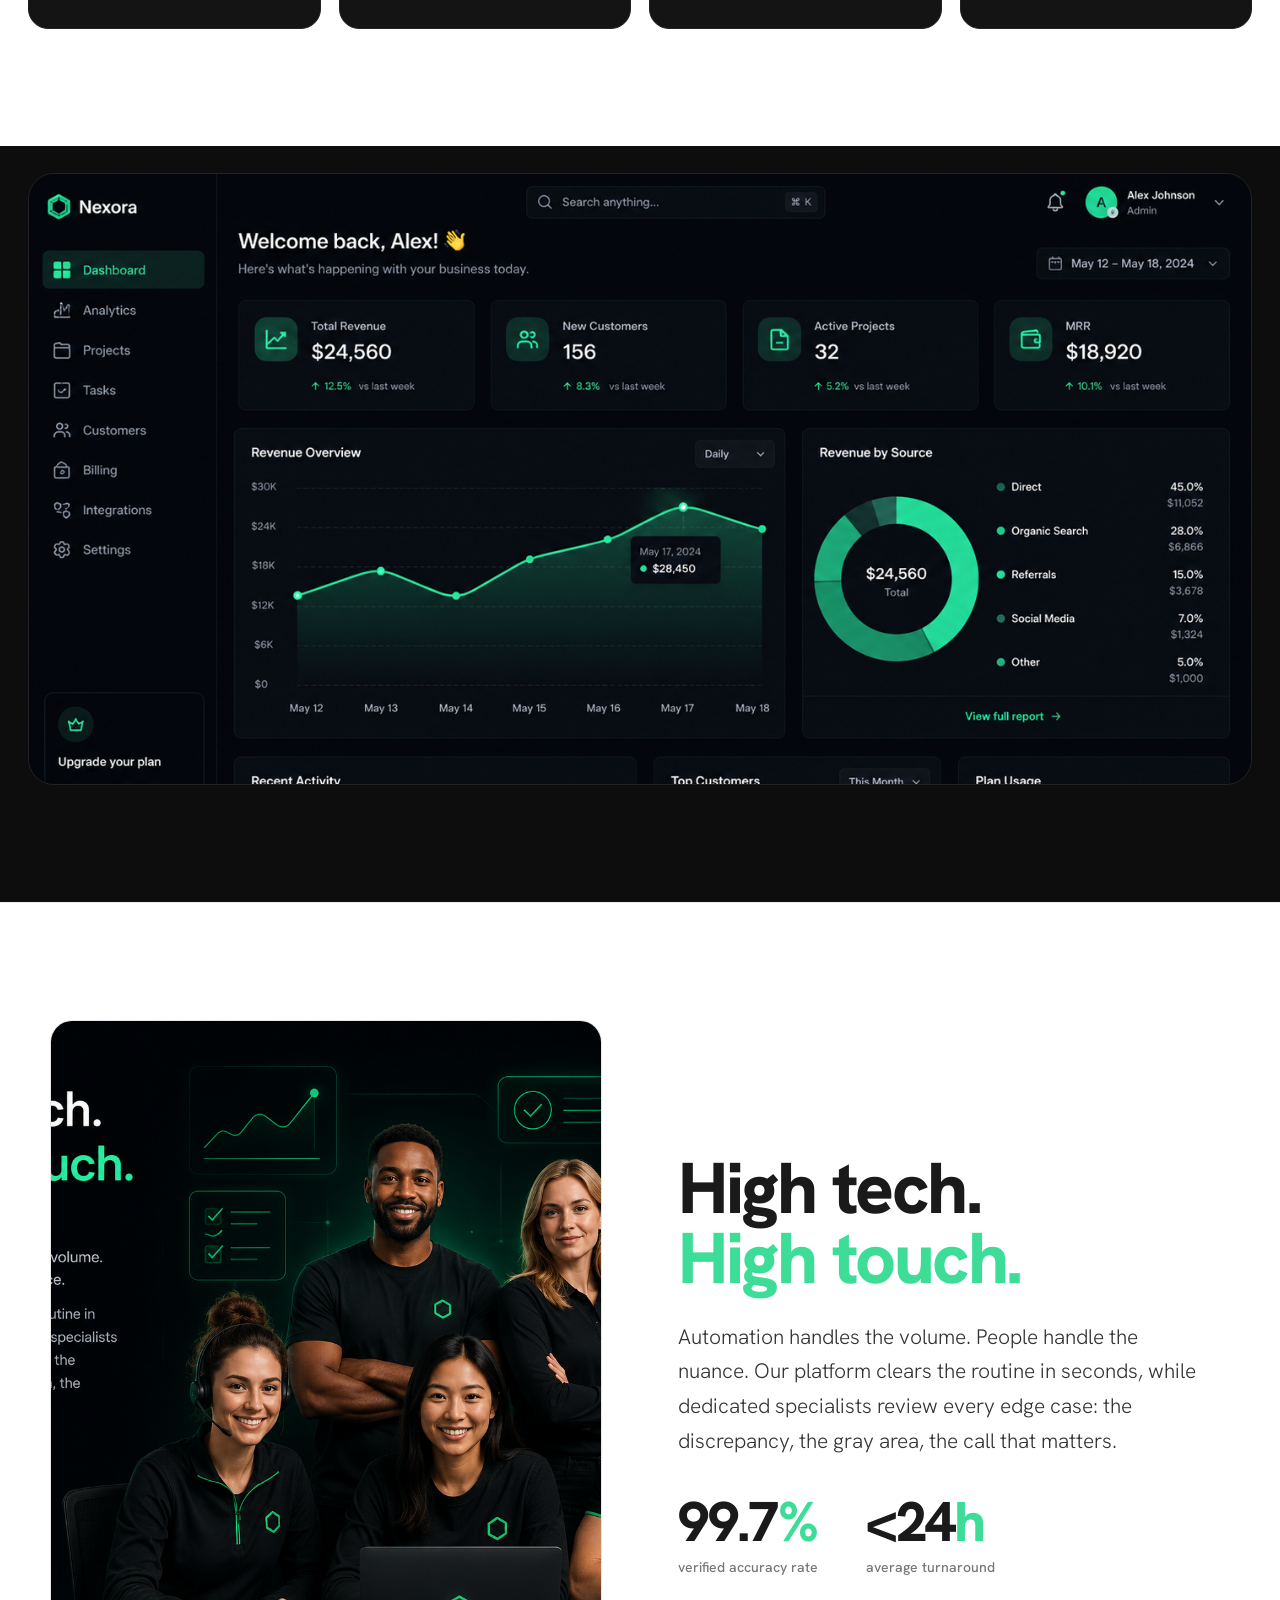
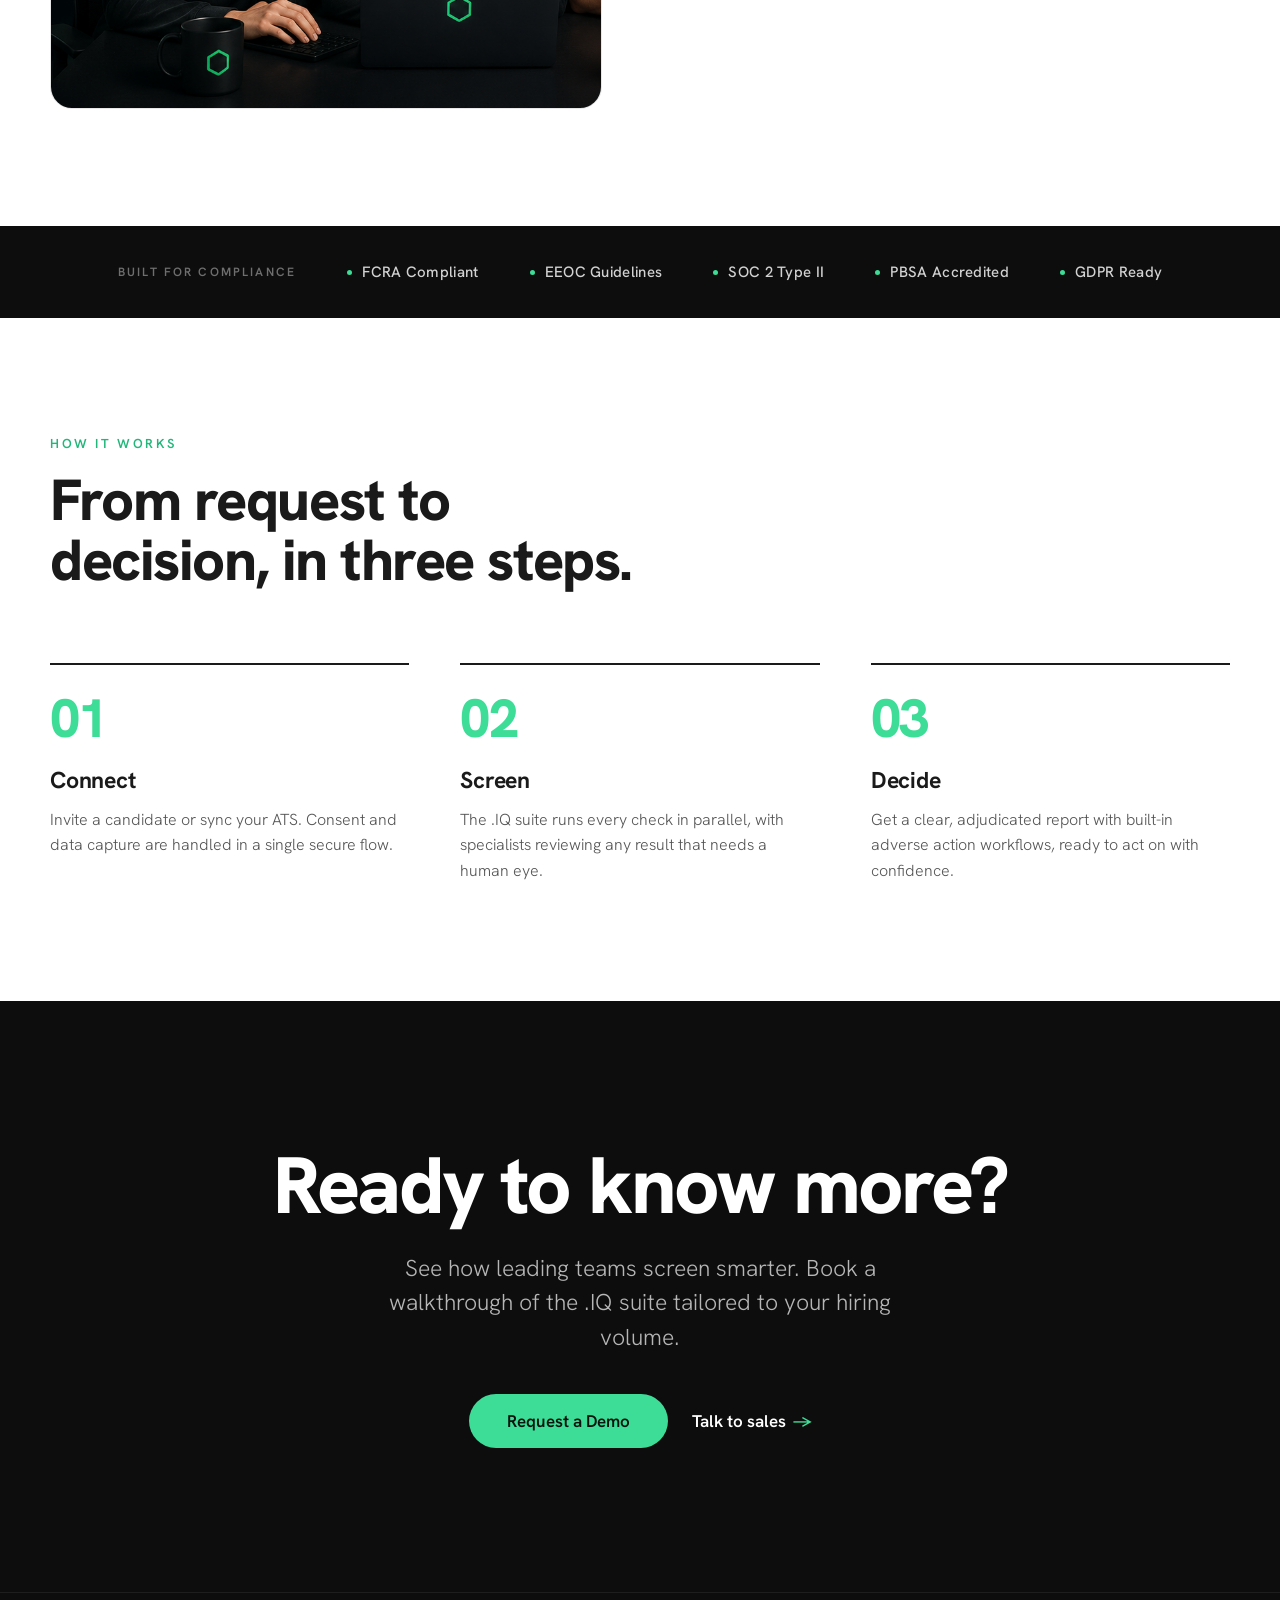
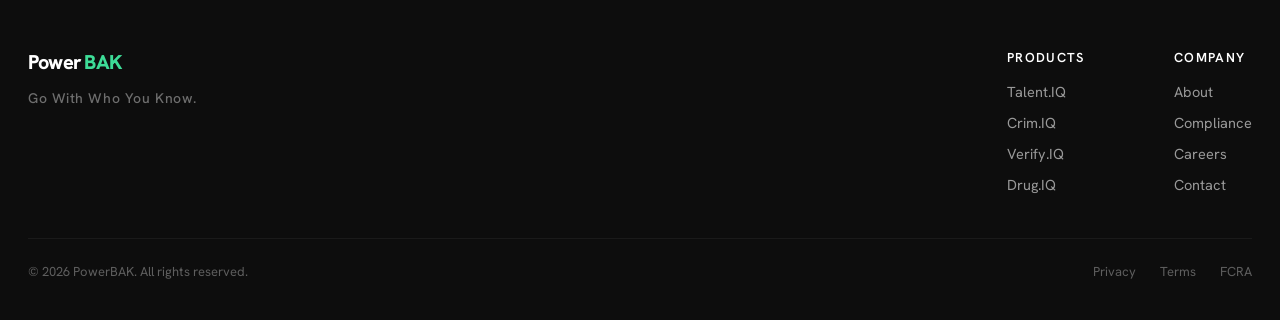
<file: powerbak/index.html>
<!DOCTYPE html>
<html lang="en">
<head>
  <meta charset="utf-8">
  <meta name="viewport" content="width=device-width, initial-scale=1">
  <title>PowerBAK: Enterprise Background Screening</title>
  <link rel="preconnect" href="https://fonts.googleapis.com">
  <link rel="preconnect" href="https://fonts.gstatic.com" crossorigin>
  <link href="https://fonts.googleapis.com/css2?family=Hanken+Grotesk:wght@300;400;500;600;700;800;900&display=swap" rel="stylesheet">
  <link rel="stylesheet" href="styles.css">
</head>
<body>

  <!-- ===== NAV ===== -->
  <header class="nav">
    <nav class="nav__inner">
      <a href="#" class="nav__logo">
        <span>Power</span><span class="accent">BAK</span>
      </a>
      <div class="nav__links">
        <a href="#suite" class="nav__link">Products</a>
        <a href="#touch" class="nav__link">Why PowerBAK</a>
        <a href="#compliance" class="nav__link">Compliance</a>
        <a href="#how" class="nav__link">How it works</a>
      </div>
      <a href="#cta" class="nav__cta">Request a Demo</a>
    </nav>
  </header>

  <!-- ===== HERO ===== -->
  <section class="hero">
    <video class="hero__video" src="hero.mp4" autoplay loop muted playsinline></video>
    <div class="hero__inner">
      <div class="hero__eyebrow">Go With Who You Know</div>
      <h1 class="hero__heading">See your candidate <span class="accent">more clearly.</span></h1>
      <p class="hero__sub">Enterprise background screening built on a foundation of accuracy, speed, and human judgment. Hiring teams move forward with total confidence.</p>
      <div class="hero__actions">
        <a href="#cta" class="btn-primary">Request a Demo</a>
        <a href="#suite" class="btn-ghost-accent">Explore the .IQ suite <span>→</span></a>
      </div>
    </div>
  </section>

  <!-- ===== PRODUCT SUITE ===== -->
  <section id="suite" class="suite">
    <div class="suite__inner">
      <div class="suite__header reveal">
        <div class="section-eyebrow">The .IQ Suite</div>
        <h2 class="suite__heading">Four products. One source of truth.</h2>
        <p class="suite__sub">A modular screening platform that scales from a single hire to enterprise-wide compliance. Each product is purpose-built, and all work as one.</p>
      </div>
      <div class="suite__grid">

        <div class="card reveal" style="--delay: 0.1s">
          <svg class="card__icon" width="40" height="40" viewBox="0 0 40 40" fill="none">
            <circle cx="20" cy="20" r="13" stroke="var(--accent)" stroke-width="1.6"/>
            <circle cx="20" cy="20" r="5" stroke="var(--accent)" stroke-width="1.6"/>
          </svg>
          <h3 class="card__title">Talent<span class="accent">.IQ</span></h3>
          <p class="card__body">Identity, employment, and education verification in one streamlined candidate profile.</p>
          <a href="#cta" class="card__link">Learn more →</a>
        </div>

        <div class="card reveal" style="--delay: 0.22s">
          <svg class="card__icon" width="40" height="40" viewBox="0 0 40 40" fill="none">
            <path d="M20 6 L34 20 L20 34 L6 20 Z" stroke="var(--accent)" stroke-width="1.6"/>
            <path d="M14 20 L18.5 24.5 L26.5 16" stroke="var(--accent)" stroke-width="1.6" stroke-linecap="round" stroke-linejoin="round"/>
          </svg>
          <h3 class="card__title">Crim<span class="accent">.IQ</span></h3>
          <p class="card__body">National, county, and federal criminal searches with FCRA-grade accuracy and adjudication.</p>
          <a href="#cta" class="card__link">Learn more →</a>
        </div>

        <div class="card reveal" style="--delay: 0.34s">
          <svg class="card__icon" width="40" height="40" viewBox="0 0 40 40" fill="none">
            <circle cx="20" cy="20" r="13" stroke="var(--accent)" stroke-width="1.6"/>
            <path d="M13.5 20 L18 24.5 L27 14.5" stroke="var(--accent)" stroke-width="1.6" stroke-linecap="round" stroke-linejoin="round"/>
          </svg>
          <h3 class="card__title">Verify<span class="accent">.IQ</span></h3>
          <p class="card__body">Professional license and credential validation against authoritative primary sources.</p>
          <a href="#cta" class="card__link">Learn more →</a>
        </div>

        <div class="card reveal" style="--delay: 0.46s">
          <svg class="card__icon" width="40" height="40" viewBox="0 0 40 40" fill="none">
            <rect x="9" y="9" width="22" height="22" rx="3" stroke="var(--accent)" stroke-width="1.6"/>
            <path d="M16 20 L24 20 M20 16 L20 24" stroke="var(--accent)" stroke-width="1.6" stroke-linecap="round"/>
          </svg>
          <h3 class="card__title">Drug<span class="accent">.IQ</span></h3>
          <p class="card__body">Lab-certified drug and health screening coordinated across a nationwide clinic network.</p>
          <a href="#cta" class="card__link">Learn more →</a>
        </div>

      </div>
    </div>
  </section>

  <!-- ===== FULL-BLEED MEDIA BAND ===== -->
  <section class="media-band">
    <div class="media-band__inner">
      <div class="media-band__frame reveal">
        <img src="saas-desktop.png" alt="PowerBAK platform dashboard walkthrough">
      </div>
    </div>
  </section>

  <!-- ===== HIGH TECH HIGH TOUCH ===== -->
  <section id="touch" class="high-touch">
    <div class="high-touch__inner">
      <div class="high-touch__media reveal slide-left">
        <img src="high-tech.png" alt="PowerBAK specialist review team">
      </div>
      <div class="high-touch__content reveal slide-right">
        <h2 class="high-touch__heading">High tech.<br><span class="accent">High touch.</span></h2>
        <p class="high-touch__body">Automation handles the volume. People handle the nuance. Our platform clears the routine in seconds, while dedicated specialists review every edge case: the discrepancy, the gray area, the call that matters.</p>
        <div class="stats">
          <div>
            <div class="stat__value">99.7<span class="accent">%</span></div>
            <div class="stat__label">verified accuracy rate</div>
          </div>
          <div>
            <div class="stat__value">&lt;24<span class="accent">h</span></div>
            <div class="stat__label">average turnaround</div>
          </div>
        </div>
      </div>
    </div>
  </section>

  <!-- ===== COMPLIANCE TRUST STRIP ===== -->
  <section id="compliance" class="compliance">
    <div class="compliance__inner">
      <span class="compliance__label reveal fade-only" style="--delay: 0s">Built for compliance</span>
      <span class="compliance__item reveal fade-only" style="--delay: 0.1s"><span class="compliance__dot"></span>FCRA Compliant</span>
      <span class="compliance__item reveal fade-only" style="--delay: 0.2s"><span class="compliance__dot"></span>EEOC Guidelines</span>
      <span class="compliance__item reveal fade-only" style="--delay: 0.3s"><span class="compliance__dot"></span>SOC 2 Type II</span>
      <span class="compliance__item reveal fade-only" style="--delay: 0.4s"><span class="compliance__dot"></span>PBSA Accredited</span>
      <span class="compliance__item reveal fade-only" style="--delay: 0.5s"><span class="compliance__dot"></span>GDPR Ready</span>
    </div>
  </section>

  <!-- ===== HOW IT WORKS ===== -->
  <section id="how" class="how">
    <div class="how__inner">
      <div class="how__header reveal">
        <div class="section-eyebrow">How it works</div>
        <h2 class="how__heading">From request to decision, in three steps.</h2>
      </div>
      <div class="how__steps">
        <div class="step reveal" style="--delay: 0.1s">
          <div class="step__num">01</div>
          <h3 class="step__title">Connect</h3>
          <p class="step__body">Invite a candidate or sync your ATS. Consent and data capture are handled in a single secure flow.</p>
        </div>
        <div class="step reveal" style="--delay: 0.25s">
          <div class="step__num">02</div>
          <h3 class="step__title">Screen</h3>
          <p class="step__body">The .IQ suite runs every check in parallel, with specialists reviewing any result that needs a human eye.</p>
        </div>
        <div class="step reveal" style="--delay: 0.4s">
          <div class="step__num">03</div>
          <h3 class="step__title">Decide</h3>
          <p class="step__body">Get a clear, adjudicated report with built-in adverse action workflows, ready to act on with confidence.</p>
        </div>
      </div>
    </div>
  </section>

  <!-- ===== CTA SECTION ===== -->
  <section id="cta" class="cta">
    <div class="cta__inner reveal">
      <h2 class="cta__heading">Ready to know more?</h2>
      <p class="cta__sub">See how leading teams screen smarter. Book a walkthrough of the .IQ suite tailored to your hiring volume.</p>
      <div class="cta__actions">
        <a href="#" class="cta__btn-primary">Request a Demo</a>
        <a href="#" class="cta__btn-ghost">Talk to sales <span class="accent">→</span></a>
      </div>
    </div>
  </section>

  <!-- ===== FOOTER ===== -->
  <footer class="footer">
    <div class="footer__inner">
      <div>
        <a href="#" class="footer__logo">
          <span>Power</span><span class="accent">BAK</span>
        </a>
        <div class="footer__tagline">Go With Who You Know.</div>
      </div>
      <div class="footer__nav">
        <div class="footer__col">
          <div class="footer__col-title">Products</div>
          <a href="#suite" class="footer__link">Talent.IQ</a>
          <a href="#suite" class="footer__link">Crim.IQ</a>
          <a href="#suite" class="footer__link">Verify.IQ</a>
          <a href="#suite" class="footer__link">Drug.IQ</a>
        </div>
        <div class="footer__col">
          <div class="footer__col-title">Company</div>
          <a href="#" class="footer__link">About</a>
          <a href="#compliance" class="footer__link">Compliance</a>
          <a href="#" class="footer__link">Careers</a>
          <a href="#cta" class="footer__link">Contact</a>
        </div>
      </div>
    </div>
    <div class="footer__bottom">
      <span>© 2026 PowerBAK. All rights reserved.</span>
      <span class="footer__bottom-links">
        <a href="#" class="footer__bottom-link">Privacy</a>
        <a href="#" class="footer__bottom-link">Terms</a>
        <a href="#" class="footer__bottom-link">FCRA</a>
      </span>
    </div>
  </footer>


<script>
  const observer = new IntersectionObserver((entries) => {
    entries.forEach(entry => {
      if (entry.isIntersecting) {
        entry.target.classList.add('is-visible');
        observer.unobserve(entry.target);
      }
    });
  }, { threshold: 0.12, rootMargin: '0px 0px -60px 0px' });

  document.querySelectorAll('.reveal').forEach(el => observer.observe(el));
</script>

</body>
</html>
</file>
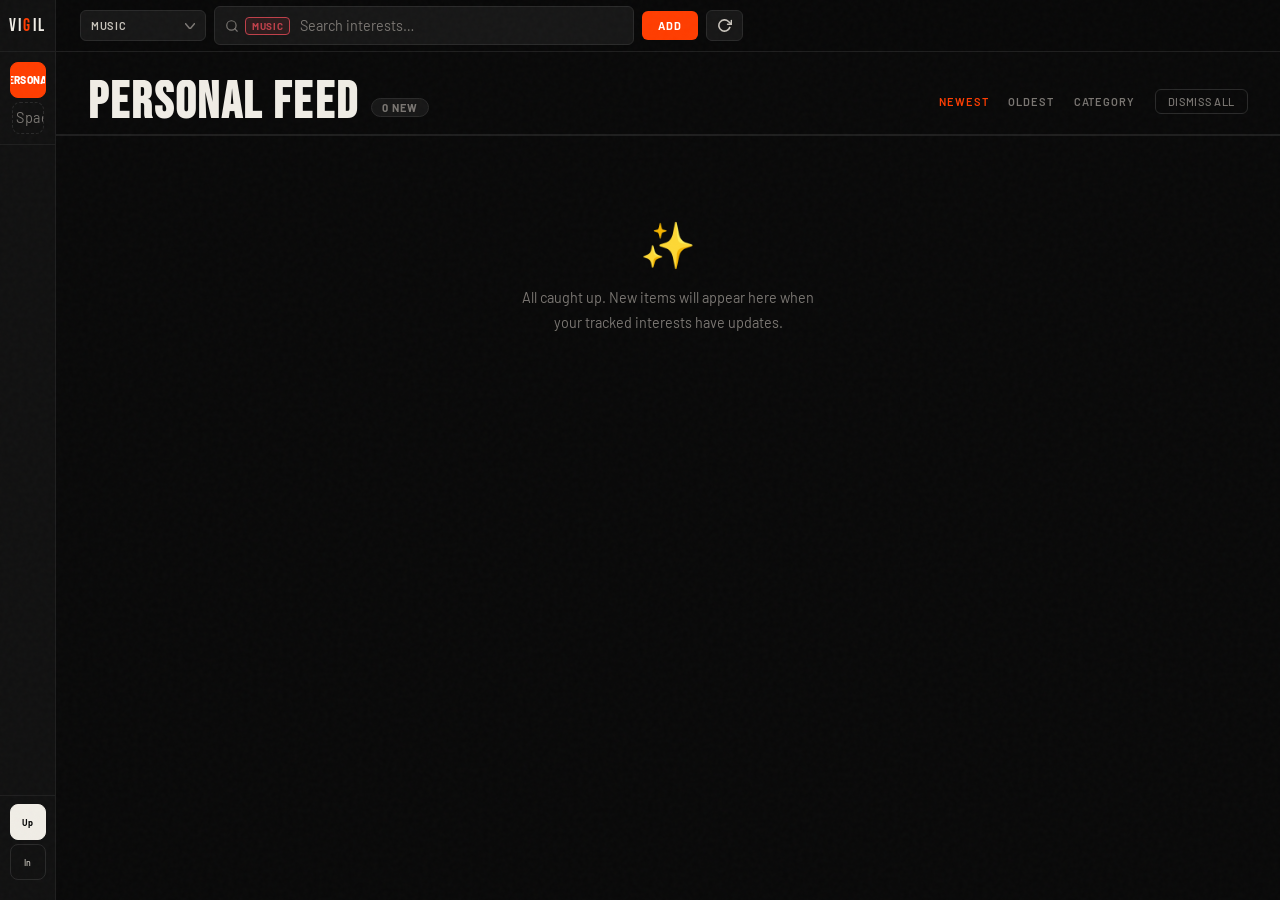
<file: vigil/index.html>
<!DOCTYPE html>
<html lang="en">
<head>
  <meta charset="UTF-8" />
  <meta name="viewport" content="width=device-width, initial-scale=1.0" />
  <title>Vigil — Interest Tracker</title>
  <link rel="preconnect" href="https://fonts.googleapis.com" />
  <link rel="preconnect" href="https://fonts.gstatic.com" crossorigin />
  <link href="https://fonts.googleapis.com/css2?family=Bebas+Neue&family=Barlow:wght@300;400;500;600;700&display=swap" rel="stylesheet" />
  <link rel="stylesheet" href="vigil.css" />
</head>
<body>

<a href="#main-content" class="skip-link" style="position:fixed;top:-40px;left:16px;z-index:9999;background:var(--hot);color:#fff;padding:6px 14px;border-radius:0 0 6px 6px;font-size:0.8rem;font-weight:700;transition:top 0.15s;text-decoration:none;">Skip to content</a>
<style>.skip-link:focus{top:0;}</style>

<!-- ── Icon Sidebar ─────────────────────────────────────────────────────────── -->
<aside id="sidebar">

  <!-- Logo -->
  <a class="sidebar-logo" href="/" aria-label="Vigil home">
    VI<span class="logo-dot">G</span>IL
  </a>

  <!-- Spaces (close btn visible mobile only) -->
  <div class="sidebar-spaces">
    <button class="btn-drawer-close" onclick="closeDrawer()" aria-label="Close">
      <svg width="18" height="18" viewBox="0 0 24 24" fill="none" stroke="currentColor" stroke-width="2" stroke-linecap="round" stroke-linejoin="round"><line x1="18" y1="6" x2="6" y2="18"/><line x1="6" y1="6" x2="18" y2="18"/></svg>
    </button>
    <div class="tabs" id="tabBar"></div>
  </div>

  <!-- Interests -->
  <div class="sidebar-interests-wrap">
    <div class="s-title" id="sidebarTitle">Interests</div>
    <div id="iList" style="display:flex;flex-direction:column;gap:3px;"></div>
  </div>

  <!-- Auth (logged-out) -->
  <div class="sidebar-auth-bottom">
    <div class="auth-btns" id="authBtns">
      <button class="btn-signup" id="btnSignup" aria-label="Sign up">Up</button>
      <button class="btn-login"  id="btnLogin"  aria-label="Log in" onclick="openAuthModal()">In</button>
    </div>
  </div>

</aside>

<div class="drawer-overlay" id="drawerOverlay" onclick="closeDrawer()"></div>

<!-- ── Header ───────────────────────────────────────────────────────────────── -->
<header>

  <!-- Left placeholder (keeps JS compat) -->
  <div class="header-left"></div>

  <div class="header-right">

    <!-- Mobile: open sidebar -->
    <button class="btn-interests" id="btnInterests" onclick="openDrawer()" aria-label="Open interests" aria-expanded="false">
      <svg width="15" height="15" viewBox="0 0 24 24" fill="none" stroke="currentColor" stroke-width="2" stroke-linecap="round" stroke-linejoin="round"><rect x="3" y="3" width="7" height="18" rx="1"/><line x1="14" y1="8" x2="21" y2="8"/><line x1="14" y1="12" x2="21" y2="12"/><line x1="14" y1="16" x2="21" y2="16"/></svg>
      Interests
    </button>

    <!-- Category select -->
    <select id="catSel" aria-label="Category" class="search-cat-sel"></select>

    <!-- Search -->
    <div class="search-wrap" id="searchWrap">
      <svg class="search-ico" width="14" height="14" viewBox="0 0 24 24" fill="none" stroke="currentColor" stroke-width="2" stroke-linecap="round" stroke-linejoin="round"><circle cx="11" cy="11" r="8"/><line x1="21" y1="21" x2="16.65" y2="16.65"/></svg>
      <span class="cat-badge" id="catBadge" aria-hidden="true"></span>
      <input type="text" id="entInput" placeholder="Search interests…" maxlength="60" autocomplete="off" aria-label="Search interests" />
      <div id="pickerSlot" role="listbox" aria-label="Suggestions"></div>
    </div>

    <button class="btn-search" onclick="resolveEntity()" aria-label="Add interest">Add</button>

    <button class="btn-refresh" id="btnRefresh" onclick="refreshFeed()" aria-label="Refresh" title="Refresh (R)">
      <svg width="15" height="15" viewBox="0 0 24 24" fill="none" stroke="currentColor" stroke-width="2.5" stroke-linecap="round" stroke-linejoin="round"><polyline points="23 4 23 10 17 10"/><path d="M20.49 15a9 9 0 1 1-2.12-9.36L23 10"/></svg>
    </button>

    <div class="header-spacer"></div>

    <!-- User chip (post-login) -->
    <div class="auth-user" id="authUser" style="display:none">
      <div class="user-chip" id="userChip" onclick="toggleUserDropdown()" role="button" tabindex="0" aria-haspopup="true" aria-expanded="false">
        <div class="user-avatar" id="userAvatarEl"></div>
        <span class="user-name" id="userNameEl"></span>
        <span class="user-caret">
          <svg width="10" height="10" viewBox="0 0 24 24" fill="none" stroke="currentColor" stroke-width="2.5" stroke-linecap="round" stroke-linejoin="round"><polyline points="6 9 12 15 18 9"/></svg>
        </span>
      </div>
      <div class="user-dropdown" id="userDropdown" style="display:none" role="menu">
        <div class="user-dropdown-email" id="userDropdownEmail"></div>
        <button class="user-dropdown-item" role="menuitem" onclick="handleLogout()">
          <svg width="13" height="13" viewBox="0 0 24 24" fill="none" stroke="currentColor" stroke-width="2" stroke-linecap="round" stroke-linejoin="round"><path d="M9 21H5a2 2 0 0 1-2-2V5a2 2 0 0 1 2-2h4"/><polyline points="16 17 21 12 16 7"/><line x1="21" y1="12" x2="9" y2="12"/></svg>
          Log out
        </button>
      </div>
    </div>

  </div>
</header>

<!-- ── App ──────────────────────────────────────────────────────────────────── -->
<div class="app" id="appWrap">
  <main id="main-content">

    <!-- Feed header -->
    <div class="feed-hdr">
      <div class="feed-hdr-left">
        <h1 class="feed-title-ed" id="feedTitle">Feed</h1>
        <span class="count" id="feedCount">0 new</span>
      </div>
      <div class="feed-hdr-right">
        <div class="sort-btns" id="sortBtns">
          <button class="sort-btn active" onclick="setSort('newest')">Newest</button>
          <button class="sort-btn"        onclick="setSort('oldest')">Oldest</button>
          <button class="sort-btn"        onclick="setSort('category')">Category</button>
        </div>
        <button class="btn-da" onclick="dismissAll()">Dismiss all</button>
      </div>
    </div>

    <!-- Category filter tabs -->
    <div class="cat-tabs-wrap">
      <div class="cat-tabs" id="catTabs"></div>
    </div>

    <div class="feed-list" id="feedList"></div>

  </main>
</div>

<!-- Toasts -->
<div class="toast" id="toast"></div>
<div class="kbd-hint" id="kbdHint"><kbd>j</kbd>/<kbd>k</kbd> navigate &nbsp; <kbd>o</kbd> expand &nbsp; <kbd>d</kbd> dismiss &nbsp; <kbd>v</kbd> view &nbsp; <kbd>r</kbd> refresh</div>

<div class="undo-toast" id="undoToast" role="status" aria-live="polite">
  <div class="undo-toast-row">
    <span class="undo-toast-msg">Item dismissed</span>
    <button class="undo-btn" onclick="undoDismiss()">
      <svg width="13" height="13" viewBox="0 0 24 24" fill="none" stroke="currentColor" stroke-width="2.2" stroke-linecap="round" stroke-linejoin="round"><path d="M3 9h13a5 5 0 0 1 0 10H7"/><polyline points="3 5 3 9 7 9"/></svg>
      Undo
    </button>
  </div>
  <div class="undo-bar-track"><div class="undo-bar-fill" id="undoBarFill"></div></div>
</div>

<!-- ── Auth Modal ────────────────────────────────────────────────────────────── -->
<div class="auth-modal-overlay" id="authModalOverlay" role="dialog" aria-modal="true" aria-labelledby="authModalTitle" onclick="handleOverlayClick(event)">
  <div class="auth-modal">
    <button class="auth-modal-close" onclick="closeAuthModal()" aria-label="Close">
      <svg width="18" height="18" viewBox="0 0 24 24" fill="none" stroke="currentColor" stroke-width="2" stroke-linecap="round" stroke-linejoin="round"><line x1="18" y1="6" x2="6" y2="18"/><line x1="6" y1="6" x2="18" y2="18"/></svg>
    </button>
    <div class="auth-modal-logo">VIGIL<span class="tld">.onl</span></div>
    <h2 id="authModalTitle">Welcome back</h2>
    <p class="auth-modal-sub">Log in to sync your interests across devices.</p>
    <button class="btn-google" id="btnGoogleLogin" onclick="handleGoogleLogin()">
      <svg width="18" height="18" viewBox="0 0 48 48"><path fill="#EA4335" d="M24 9.5c3.54 0 6.71 1.22 9.21 3.6l6.85-6.85C35.9 2.38 30.47 0 24 0 14.62 0 6.51 5.38 2.56 13.22l7.98 6.19C12.43 13.72 17.74 9.5 24 9.5z"/><path fill="#4285F4" d="M46.98 24.55c0-1.57-.15-3.09-.38-4.55H24v9.02h12.94c-.58 2.96-2.26 5.48-4.78 7.18l7.73 6c4.51-4.18 7.09-10.36 7.09-17.65z"/><path fill="#FBBC05" d="M10.53 28.59c-.48-1.45-.76-2.99-.76-4.59s.27-3.14.76-4.59l-7.98-6.19C.92 16.46 0 20.12 0 24c0 3.88.92 7.54 2.56 10.78l7.97-6.19z"/><path fill="#34A853" d="M24 48c6.48 0 11.93-2.13 15.89-5.81l-7.73-6c-2.18 1.48-4.97 2.31-8.16 2.31-6.26 0-11.57-4.22-13.47-9.91l-7.98 6.19C6.51 42.62 14.62 48 24 48z"/></svg>
      Continue with Google
    </button>
    <div class="auth-divider">or</div>
    <form id="authForm" onsubmit="handleEmailLogin(event)" novalidate>
      <div class="auth-field">
        <label for="authEmail">Email</label>
        <input type="email" id="authEmail" placeholder="you@example.com" autocomplete="email" required />
      </div>
      <div class="auth-field">
        <label for="authPassword">Password</label>
        <input type="password" id="authPassword" placeholder="••••••••" autocomplete="current-password" required />
      </div>
      <button type="submit" class="btn-auth-submit" id="btnAuthSubmit">Log in</button>
    </form>
    <div class="auth-modal-footer">
      No account? <a href="#" onclick="handleSignupClick(event)">Sign up</a>
    </div>
  </div>
</div>

<script src="vigil-config.js"></script>
<script src="vigil.js"></script>
</body>
</html>
</file>
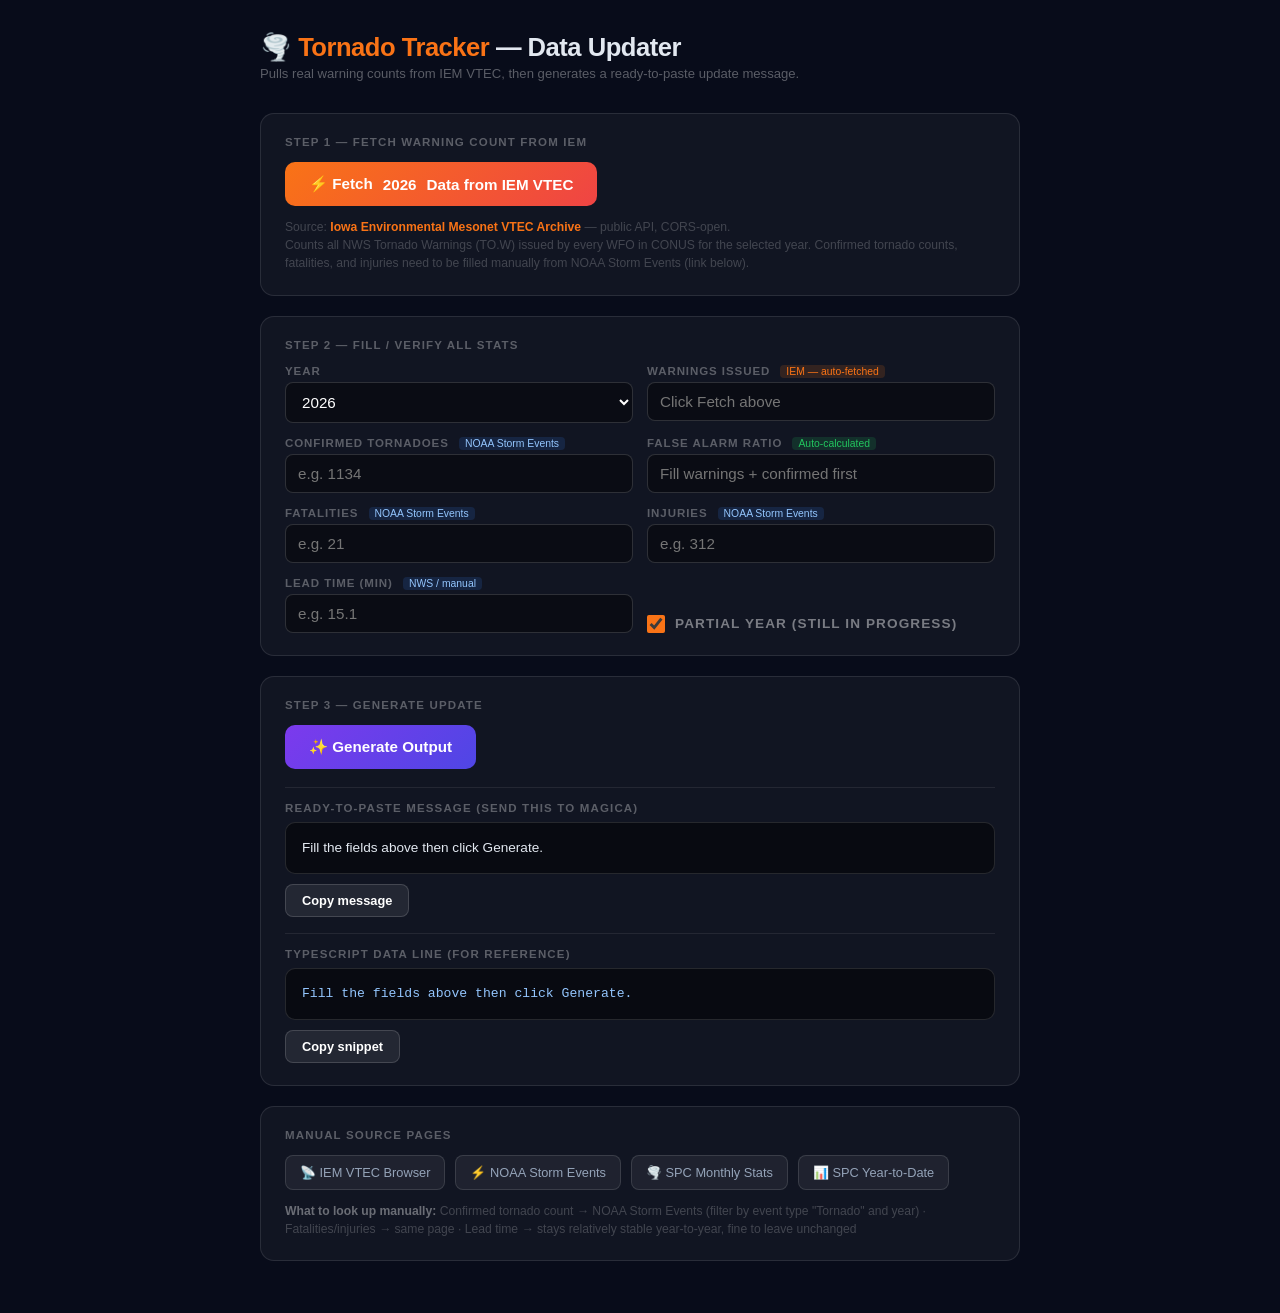
<file: weather/update.html>
<!DOCTYPE html>
<html lang="en">
<head>
  <meta charset="UTF-8" />
  <meta name="viewport" content="width=device-width, initial-scale=1.0" />
  <title>🌪️ Tornado Tracker — Data Updater</title>
  <style>
    *, *::before, *::after { box-sizing: border-box; margin: 0; padding: 0; }

    body {
      font-family: -apple-system, BlinkMacSystemFont, "Segoe UI", sans-serif;
      background: #080c1a;
      color: #e2e8f0;
      min-height: 100vh;
      padding: 32px 16px;
    }

    .container { max-width: 760px; margin: 0 auto; }

    h1 { font-size: 1.6rem; font-weight: 900; letter-spacing: -0.5px; margin-bottom: 4px; }
    h1 span { color: #f97316; }
    .subtitle { color: #ffffff55; font-size: 0.82rem; margin-bottom: 32px; }

    .card {
      background: rgba(255,255,255,0.04);
      border: 1px solid rgba(255,255,255,0.1);
      border-radius: 14px;
      padding: 22px 24px;
      margin-bottom: 20px;
    }

    .card-title {
      font-size: 0.72rem; font-weight: 700;
      text-transform: uppercase; letter-spacing: 0.1em;
      color: #ffffff50; margin-bottom: 14px;
    }

    .fetch-btn {
      display: flex; align-items: center; gap: 10px;
      background: linear-gradient(135deg, #f97316, #ef4444);
      color: white; border: none; border-radius: 10px;
      padding: 13px 24px; font-size: 0.95rem; font-weight: 700;
      cursor: pointer; transition: opacity 0.15s, transform 0.1s;
      margin-bottom: 12px;
    }
    .fetch-btn:hover { opacity: 0.9; transform: translateY(-1px); }
    .fetch-btn:active { transform: translateY(0); }
    .fetch-btn:disabled { opacity: 0.5; cursor: not-allowed; transform: none; }

    .status {
      font-size: 0.83rem; padding: 11px 14px;
      border-radius: 8px; line-height: 1.5; display: none;
    }
    .status.info  { background: rgba(59,130,246,0.12); color: #93c5fd; border: 1px solid rgba(59,130,246,0.25); display: block; }
    .status.ok    { background: rgba(34,197,94,0.12);  color: #86efac; border: 1px solid rgba(34,197,94,0.25);  display: block; }
    .status.error { background: rgba(239,68,68,0.12);  color: #fca5a5; border: 1px solid rgba(239,68,68,0.25);  display: block; }
    .status.warn  { background: rgba(234,179,8,0.12);  color: #fde047; border: 1px solid rgba(234,179,8,0.25);  display: block; }

    /* Live stats bar that appears after fetch */
    .live-stats {
      display: none;
      grid-template-columns: repeat(auto-fit, minmax(120px, 1fr));
      gap: 10px; margin-top: 14px;
    }
    .live-stat {
      background: rgba(34,197,94,0.07);
      border: 1px solid rgba(34,197,94,0.2);
      border-radius: 10px; padding: 12px 14px;
    }
    .live-stat-label { font-size: 0.68rem; text-transform: uppercase; letter-spacing: 0.08em; color: #22c55e80; margin-bottom: 2px; }
    .live-stat-value { font-size: 1.4rem; font-weight: 800; color: #22c55e; }

    .fields-grid { display: grid; grid-template-columns: 1fr 1fr; gap: 14px; }
    @media (max-width: 500px) { .fields-grid { grid-template-columns: 1fr; } }

    .field { display: flex; flex-direction: column; gap: 5px; }
    .field label {
      font-size: 0.72rem; font-weight: 600;
      text-transform: uppercase; letter-spacing: 0.08em; color: #ffffff50;
    }
    .src-tag {
      font-size: 0.65rem; font-weight: 500; text-transform: none;
      letter-spacing: 0; margin-left: 6px; padding: 1px 6px;
      border-radius: 4px;
    }
    .src-tag.iem  { background: rgba(249,115,22,0.15); color: #f97316; }
    .src-tag.noaa { background: rgba(59,130,246,0.15);  color: #93c5fd; }
    .src-tag.calc { background: rgba(34,197,94,0.15);   color: #22c55e; }

    .field input, .field select {
      background: rgba(0,0,0,0.4);
      border: 1px solid rgba(255,255,255,0.15);
      border-radius: 8px; color: white;
      font-size: 0.95rem; padding: 10px 12px;
      outline: none; transition: border-color 0.15s; width: 100%;
    }
    .field input:focus { border-color: rgba(249,115,22,0.6); }
    .field input.auto-filled { border-color: rgba(34,197,94,0.5); background: rgba(34,197,94,0.05); }
    .field input[readonly] { color: #22c55e; cursor: default; }

    .partial-row { display: flex; align-items: center; gap: 10px; margin-top: 4px; }
    .partial-row input[type=checkbox] { width: 18px; height: 18px; accent-color: #f97316; cursor: pointer; }
    .partial-row label { font-size: 0.85rem; color: #ffffff70; cursor: pointer; }

    .output-box {
      background: rgba(0,0,0,0.5);
      border: 1px solid rgba(255,255,255,0.12);
      border-radius: 10px; padding: 14px 16px;
      font-family: "SF Mono","Fira Code","Courier New",monospace;
      font-size: 0.82rem; color: #93c5fd;
      line-height: 1.6; word-break: break-all;
      white-space: pre-wrap; margin-bottom: 10px; min-height: 52px;
    }
    .output-box.msg { color: #e2e8f0; font-family: inherit; font-size: 0.85rem; }

    .copy-btn {
      background: rgba(255,255,255,0.08);
      border: 1px solid rgba(255,255,255,0.15);
      color: white; border-radius: 8px;
      padding: 8px 16px; font-size: 0.8rem; font-weight: 600;
      cursor: pointer; transition: all 0.15s; margin-right: 8px;
    }
    .copy-btn:hover { background: rgba(255,255,255,0.14); }
    .copy-btn.copied { background: rgba(34,197,94,0.2); border-color: rgba(34,197,94,0.4); color: #86efac; }

    .source-links { display: flex; flex-wrap: wrap; gap: 10px; }
    .source-link {
      display: inline-flex; align-items: center; gap: 6px;
      background: rgba(255,255,255,0.06); border: 1px solid rgba(255,255,255,0.12);
      border-radius: 8px; padding: 9px 14px;
      color: #94a3b8; text-decoration: none;
      font-size: 0.8rem; font-weight: 500; transition: all 0.15s;
    }
    .source-link:hover { background: rgba(249,115,22,0.1); border-color: rgba(249,115,22,0.3); color: #f97316; }

    .divider { border: none; border-top: 1px solid rgba(255,255,255,0.08); margin: 14px 0; }
    .note { font-size: 0.76rem; color: #ffffff35; line-height: 1.5; margin-top: 10px; }

    .spinner {
      width: 16px; height: 16px;
      border: 2px solid rgba(255,255,255,0.3);
      border-top-color: white; border-radius: 50%;
      animation: spin 0.7s linear infinite; display: none;
    }
    @keyframes spin { to { transform: rotate(360deg); } }
  </style>
</head>
<body>
<div class="container">

  <h1>🌪️ <span>Tornado Tracker</span> — Data Updater</h1>
  <p class="subtitle">Pulls real warning counts from IEM VTEC, then generates a ready-to-paste update message.</p>

  <!-- Step 1 -->
  <div class="card">
    <div class="card-title">Step 1 — Fetch Warning Count from IEM</div>
    <button class="fetch-btn" id="fetchBtn" onclick="fetchData()">
      <span id="spin" class="spinner"></span>
      ⚡ Fetch <span id="fetchYearLabel"></span> Data from IEM VTEC
    </button>
    <div id="fetchStatus" class="status"></div>

    <!-- Live stat tiles shown after successful fetch -->
    <div class="live-stats" id="liveStats">
      <div class="live-stat">
        <div class="live-stat-label">Warnings</div>
        <div class="live-stat-value" id="ls_warnings">—</div>
      </div>
      <div class="live-stat">
        <div class="live-stat-label">WFOs Active</div>
        <div class="live-stat-value" id="ls_wfos">—</div>
      </div>
      <div class="live-stat">
        <div class="live-stat-label">Source</div>
        <div class="live-stat-value" style="font-size:0.85rem;padding-top:4px">IEM VTEC</div>
      </div>
    </div>

    <p class="note">
      Source: <strong style="color:#f97316">Iowa Environmental Mesonet VTEC Archive</strong> — public API, CORS-open.<br>
      Counts all NWS Tornado Warnings (TO.W) issued by every WFO in CONUS for the selected year.
      Confirmed tornado counts, fatalities, and injuries need to be filled manually from NOAA Storm Events (link below).
    </p>
  </div>

  <!-- Step 2 -->
  <div class="card">
    <div class="card-title">Step 2 — Fill / Verify All Stats</div>
    <div class="fields-grid">

      <div class="field">
        <label>Year</label>
        <select id="f_year" onchange="onYearChange()"></select>
      </div>

      <div class="field">
        <label>Warnings Issued <span class="src-tag iem">IEM — auto-fetched</span></label>
        <input type="number" id="f_warnings" placeholder="Click Fetch above" oninput="recalc()" />
      </div>

      <div class="field">
        <label>Confirmed Tornadoes <span class="src-tag noaa">NOAA Storm Events</span></label>
        <input type="number" id="f_confirmed" placeholder="e.g. 1134" oninput="recalc()" />
      </div>

      <div class="field">
        <label>False Alarm Ratio <span class="src-tag calc">Auto-calculated</span></label>
        <input type="text" id="f_far" readonly placeholder="Fill warnings + confirmed first" />
      </div>

      <div class="field">
        <label>Fatalities <span class="src-tag noaa">NOAA Storm Events</span></label>
        <input type="number" id="f_fatalities" placeholder="e.g. 21" />
      </div>

      <div class="field">
        <label>Injuries <span class="src-tag noaa">NOAA Storm Events</span></label>
        <input type="number" id="f_injuries" placeholder="e.g. 312" />
      </div>

      <div class="field">
        <label>Lead Time (min) <span class="src-tag noaa">NWS / manual</span></label>
        <input type="number" id="f_leadtime" step="0.1" placeholder="e.g. 15.1" />
      </div>

      <div class="field" style="justify-content:flex-end">
        <label>&nbsp;</label>
        <div class="partial-row">
          <input type="checkbox" id="f_partial" />
          <label for="f_partial">Partial year (still in progress)</label>
        </div>
      </div>

    </div>
  </div>

  <!-- Step 3 -->
  <div class="card">
    <div class="card-title">Step 3 — Generate Update</div>
    <button class="fetch-btn" onclick="generate()"
      style="background:linear-gradient(135deg,#7c3aed,#4f46e5);margin-bottom:18px">
      ✨ Generate Output
    </button>

    <hr class="divider" />
    <div class="card-title" style="margin-bottom:8px">Ready-to-paste message (send this to Magica)</div>
    <div class="output-box msg" id="msgOutput">Fill the fields above then click Generate.</div>
    <button class="copy-btn" onclick="copyEl('msgOutput',this)">Copy message</button>

    <hr class="divider" style="margin-top:16px" />
    <div class="card-title" style="margin-bottom:8px">TypeScript data line (for reference)</div>
    <div class="output-box" id="tsOutput">Fill the fields above then click Generate.</div>
    <button class="copy-btn" onclick="copyEl('tsOutput',this)">Copy snippet</button>
  </div>

  <!-- Source links -->
  <div class="card">
    <div class="card-title">Manual Source Pages</div>
    <div class="source-links">
      <a class="source-link" id="iemLink" href="https://mesonet.agron.iastate.edu/vtec/" target="_blank">📡 IEM VTEC Browser</a>
      <a class="source-link" href="https://www.ncdc.noaa.gov/stormevents/choosedates.jsp?statefips=-999%2CALL" target="_blank">⚡ NOAA Storm Events</a>
      <a class="source-link" href="https://www.spc.noaa.gov/climo/online/monthly/newm.html" target="_blank">🌪️ SPC Monthly Stats</a>
      <a class="source-link" href="https://www.spc.noaa.gov/climo/torn/ytd.html" target="_blank">📊 SPC Year-to-Date</a>
    </div>
    <p class="note" style="margin-top:12px">
      <strong style="color:#ffffff60">What to look up manually:</strong>
      Confirmed tornado count → NOAA Storm Events (filter by event type "Tornado" and year) ·
      Fatalities/injuries → same page ·
      Lead time → stays relatively stable year-to-year, fine to leave unchanged
    </p>
  </div>

</div>
<script>
  const currentYear = new Date().getFullYear();

  // Populate year dropdown
  const yearSel = document.getElementById("f_year");
  for (let y = currentYear; y >= 2005; y--) {
    const opt = document.createElement("option");
    opt.value = y;
    opt.textContent = y;
    yearSel.appendChild(opt);
  }
  yearSel.value = currentYear;
  onYearChange();

  function onYearChange() {
    const y = yearSel.value;
    document.getElementById("fetchYearLabel").textContent = y;
    document.getElementById("iemLink").href =
      `https://mesonet.agron.iastate.edu/vtec/search.php#year/${y}/events/TO.W`;
    const isPartial = parseInt(y) === currentYear;
    document.getElementById("f_partial").checked = isPartial;
    // Clear auto-filled fields when year changes
    document.getElementById("f_warnings").value = "";
    document.getElementById("f_warnings").classList.remove("auto-filled");
    document.getElementById("f_far").value = "";
    document.getElementById("liveStats").style.display = "none";
    document.getElementById("fetchStatus").className = "status";
  }

  function setStatus(type, msg) {
    const el = document.getElementById("fetchStatus");
    el.className = "status " + type;
    el.textContent = msg;
  }

  function recalc() {
    const w = parseFloat(document.getElementById("f_warnings").value);
    const c = parseFloat(document.getElementById("f_confirmed").value);
    if (w > 0 && c >= 0 && c <= w) {
      document.getElementById("f_far").value = (((w - c) / w) * 100).toFixed(1) + "%";
    } else {
      document.getElementById("f_far").value = "";
    }
  }

  async function fetchData() {
    const year = yearSel.value;
    const btn  = document.getElementById("fetchBtn");
    const spin = document.getElementById("spin");
    btn.disabled = true;
    spin.style.display = "block";
    setStatus("info", `Fetching ${year} tornado warning data from IEM VTEC archive…`);

    // IEM vtec_max_etn gives max event ID per WFO per phenomena
    // Summing max_eventid for TO.W rows = total warnings issued
    const url = `https://mesonet.agron.iastate.edu/json/vtec_max_etn.py?year=${year}`;

    try {
      const res = await fetch(url, { signal: AbortSignal.timeout(15000) });
      if (!res.ok) throw new Error(`HTTP ${res.status}`);
      const data = await res.json();

      // data.table rows: [wfo, phenomena, significance, max_eventid, url]
      const toW = (data.table || []).filter(r => r[1] === "TO" && r[2] === "W");
      if (!toW.length) {
        setStatus("warn", `No tornado warnings found for ${year} yet, or the year is too early in the season.`);
        btn.disabled = false; spin.style.display = "none"; return;
      }

      const totalWarnings = toW.reduce((sum, r) => sum + r[3], 0);
      const wfoCount = toW.length;

      // Fill warnings field
      document.getElementById("f_warnings").value = totalWarnings;
      document.getElementById("f_warnings").classList.add("auto-filled");
      recalc();

      // Show live stat tiles
      document.getElementById("ls_warnings").textContent = totalWarnings.toLocaleString();
      document.getElementById("ls_wfos").textContent = wfoCount;
      document.getElementById("liveStats").style.display = "grid";

      setStatus("ok",
        `✓ Fetched ${totalWarnings.toLocaleString()} tornado warnings from ${wfoCount} WFOs for ${year}. ` +
        `Now fill in Confirmed, Fatalities, and Injuries from NOAA Storm Events (link below), then click Generate.`
      );
    } catch (err) {
      setStatus("error",
        `Fetch failed: ${err.message}. ` +
        `Try opening the IEM VTEC Browser link below to find the count manually.`
      );
    } finally {
      btn.disabled = false;
      spin.style.display = "none";
    }
  }

  function generate() {
    const year       = parseInt(yearSel.value);
    const warnings   = parseInt(document.getElementById("f_warnings").value);
    const confirmed  = parseInt(document.getElementById("f_confirmed").value);
    const fatalities = parseInt(document.getElementById("f_fatalities").value) || 0;
    const injuries   = parseInt(document.getElementById("f_injuries").value) || 0;
    const leadtime   = parseFloat(document.getElementById("f_leadtime").value) || null;
    const partial    = document.getElementById("f_partial").checked;

    if (!warnings || !confirmed) {
      alert("Please fill in at least Warnings Issued and Confirmed Tornadoes before generating.");
      return;
    }

    const far = (((warnings - confirmed) / warnings) * 100).toFixed(1);
    const now = new Date();
    const months = ["January","February","March","April","May","June",
                    "July","August","September","October","November","December"];
    const throughDate = `through ${months[now.getMonth()]} ${year}`;

    const partialFlag = partial ? ", partial: true" : "";
    const leadStr     = leadtime ? leadtime : "???";

    const ts = `{ year: ${year}, warnings: ${warnings}, confirmed: ${confirmed}, far: ${far}, leadTimeMin: ${leadStr}, injuries: ${injuries}, fatalities: ${fatalities}${partialFlag} },`;

    const msg =
`Update ${year} stats in the tornado tracker:

Warnings issued:     ${warnings.toLocaleString()}
Confirmed tornadoes: ${confirmed.toLocaleString()}
False alarm ratio:   ${far}%
Fatalities:          ${fatalities.toLocaleString()}
Injuries:            ${injuries.toLocaleString()}
Lead time:           ${leadtime ? leadtime + " min" : "unchanged"}
Partial year:        ${partial ? `Yes (${throughDate})` : "No — full year"}`;

    document.getElementById("tsOutput").textContent  = ts;
    document.getElementById("msgOutput").textContent = msg;
  }

  function copyEl(id, btn) {
    navigator.clipboard.writeText(document.getElementById(id).textContent).then(() => {
      const orig = btn.textContent;
      btn.textContent = "✓ Copied!";
      btn.classList.add("copied");
      setTimeout(() => { btn.textContent = orig; btn.classList.remove("copied"); }, 2000);
    });
  }
</script>
</body>
</html>
</file>
<file: powerbak/styles.css>
/* ===== SCROLL ANIMATIONS ===== */
.reveal {
  opacity: 0;
  transform: translateY(52px);
  transition:
    opacity 0.8s cubic-bezier(0.16, 1, 0.3, 1),
    transform 0.8s cubic-bezier(0.16, 1, 0.3, 1);
  transition-delay: var(--delay, 0s);
}
.reveal.slide-left  { transform: translateX(-52px); }
.reveal.slide-right { transform: translateX(52px); }
.reveal.fade-only   { transform: none; }
.reveal.is-visible  { opacity: 1; transform: none; }

/* ===== RESET & BASE ===== */
*, *::before, *::after { box-sizing: border-box; }
html, body { margin: 0; padding: 0; }
body {
  font-family: 'Hanken Grotesk', system-ui, sans-serif;
  -webkit-font-smoothing: antialiased;
  color: #1a1a1a;
  background: #0d0d0d;
  overflow-x: hidden;
}

:root {
  --accent: #3ddc97;
  --btn-radius: 980px;
}

/* ===== NAV ===== */
.nav {
  position: sticky;
  top: 0;
  z-index: 50;
  background: rgba(13,13,13,0.72);
  backdrop-filter: saturate(160%) blur(18px);
  -webkit-backdrop-filter: saturate(160%) blur(18px);
  border-bottom: 1px solid rgba(255,255,255,0.07);
}
.nav__inner {
  max-width: 1240px;
  margin: 0 auto;
  padding: 0 28px;
  height: 60px;
  display: flex;
  align-items: center;
  justify-content: space-between;
}
.nav__logo {
  display: flex;
  align-items: baseline;
  gap: 2px;
  text-decoration: none;
  color: #fff;
  font-weight: 800;
  font-size: 21px;
  letter-spacing: -0.02em;
}
.nav__logo .accent { color: var(--accent); }
.nav__links {
  display: flex;
  align-items: center;
  gap: 34px;
}
.nav__link {
  text-decoration: none;
  color: #cfcfcf;
  font-size: 14.5px;
  font-weight: 500;
  transition: color .2s;
}
.nav__link:hover { color: #fff; }
.nav__cta {
  text-decoration: none;
  background: var(--accent);
  color: #07140e;
  font-weight: 600;
  font-size: 14.5px;
  padding: 9px 20px;
  border-radius: var(--btn-radius);
  transition: transform .2s, filter .2s;
}
.nav__cta:hover { filter: brightness(1.06); transform: translateY(-1px); }

/* ===== HERO ===== */
.hero {
  position: relative;
  background: #0d0d0d;
  color: #fff;
  padding: clamp(96px, 17vh, 200px) 28px clamp(110px, 18vh, 210px);
  overflow: hidden;
}
.hero__video {
  position: absolute;
  inset: 0;
  width: 100%;
  height: 100%;
  object-fit: cover;
  object-position: center;
  z-index: 0;
}
.hero::before {
  content: '';
  position: absolute;
  inset: 0;
  background: linear-gradient(to right, rgba(13,13,13,0.82) 55%, rgba(13,13,13,0.3) 100%);
  pointer-events: none;
  z-index: 1;
}
.hero__inner { position: relative; z-index: 2; }
.hero__inner {
  max-width: 1080px;
  margin: 0 auto;
  display: flex;
  flex-direction: column;
  align-items: flex-start;
  text-align: left;
}
.hero__eyebrow {
  font-size: 13px;
  letter-spacing: 0.22em;
  text-transform: uppercase;
  font-weight: 600;
  color: var(--accent);
  margin-bottom: 28px;
}
.hero__heading {
  margin: 0;
  font-weight: 800;
  font-size: clamp(46px, 8.2vw, 92px);
  line-height: 0.98;
  letter-spacing: -0.035em;
  max-width: 14ch;
  text-wrap: balance;
}
.hero__heading .accent { color: var(--accent); }
.hero__sub {
  margin: 30px 0 0;
  font-weight: 300;
  font-size: clamp(18px, 2.3vw, 24px);
  line-height: 1.5;
  color: #b6b6b6;
  max-width: 600px;
}
.hero__actions {
  margin-top: 42px;
  display: flex;
  align-items: center;
  gap: 28px;
  flex-wrap: wrap;
  justify-content: flex-start;
}

/* ===== SHARED BUTTONS ===== */
.btn-primary {
  text-decoration: none;
  background: var(--accent);
  color: #07140e;
  font-weight: 600;
  font-size: 17px;
  padding: 15px 34px;
  border-radius: var(--btn-radius);
  transition: transform .2s, filter .2s;
}
.btn-primary:hover { filter: brightness(1.06); transform: translateY(-1px); }
.btn-ghost-accent {
  text-decoration: none;
  color: var(--accent);
  font-weight: 600;
  font-size: 17px;
  display: inline-flex;
  align-items: center;
  gap: 7px;
  transition: gap .2s;
}
.btn-ghost-accent:hover { gap: 12px; }
.btn-ghost-accent span { font-weight: 400; }

/* ===== PRODUCT SUITE ===== */
.suite {
  background: #ffffff;
  padding: clamp(84px, 13vh, 160px) 28px;
}
.suite__inner { max-width: 1240px; margin: 0 auto; }
.suite__header { max-width: 640px; margin-bottom: 64px; }
.section-eyebrow {
  font-size: 13px;
  letter-spacing: 0.2em;
  text-transform: uppercase;
  font-weight: 600;
  color: #21b67a;
  margin-bottom: 18px;
}
.suite__heading {
  margin: 0;
  font-weight: 800;
  font-size: clamp(34px, 5.2vw, 58px);
  line-height: 1.04;
  letter-spacing: -0.025em;
  color: #1a1a1a;
}
.suite__sub {
  margin: 22px 0 0;
  font-size: 19px;
  line-height: 1.6;
  color: #555;
  font-weight: 300;
}
.suite__grid {
  display: grid;
  grid-template-columns: repeat(auto-fit, minmax(248px, 1fr));
  gap: 18px;
}

/* ===== PRODUCT CARD ===== */
.card {
  background: #141414;
  border: 1px solid #232323;
  border-radius: 20px;
  padding: 36px 32px 32px;
  display: flex;
  flex-direction: column;
  transition: transform .25s, border-color .25s, background .25s;
}
.card:hover { transform: translateY(-5px); border-color: var(--accent); background: #181818; }
.card__icon { margin-bottom: 26px; }
.card__title {
  margin: 0 0 10px;
  font-size: 23px;
  font-weight: 700;
  color: #fff;
  letter-spacing: -0.01em;
}
.card__title .accent { color: var(--accent); }
.card__body {
  margin: 0 0 22px;
  font-size: 15px;
  line-height: 1.55;
  color: #9a9a9a;
  font-weight: 300;
  flex: 1;
}
.card__link {
  text-decoration: none;
  color: var(--accent);
  font-size: 14px;
  font-weight: 600;
  display: inline-flex;
  gap: 6px;
  align-items: center;
  transition: gap .2s;
}
.card__link:hover { gap: 11px; }

/* ===== MEDIA BAND ===== */
.media-band {
  background: #0d0d0d;
  padding: clamp(16px, 3vh, 40px) 28px clamp(84px, 13vh, 150px);
}
.media-band__inner { max-width: 1320px; margin: 0 auto; }
.media-band__frame {
  position: relative;
  width: 100%;
  aspect-ratio: 16 / 8;
  border-radius: 26px;
  overflow: hidden;
  border: 1px solid #232323;
  background: #111;
}
.media-band__frame img {
  width: 100%;
  height: 100%;
  object-fit: cover;
  object-position: top center;
  display: block;
}
.media-band__label {
  text-align: center;
  font-family: 'SFMono-Regular', ui-monospace, Menlo, monospace;
  line-height: 1.7;
}
.media-band__label-title {
  font-size: 13px;
  letter-spacing: 0.16em;
  text-transform: uppercase;
  color: #d2d2d2;
  font-weight: 500;
}
.media-band__label-sub {
  font-size: 12px;
  letter-spacing: 0.06em;
  color: #6e6e6e;
  margin-top: 6px;
}

/* ===== HIGH TECH HIGH TOUCH ===== */
.high-touch {
  background: #ffffff;
  padding: clamp(84px, 13vh, 160px) 28px;
  border-top: 1px solid #eee;
}
.high-touch__inner {
  max-width: 1180px;
  margin: 0 auto;
  display: grid;
  grid-template-columns: repeat(auto-fit, minmax(320px, 1fr));
  gap: clamp(40px, 6vw, 88px);
  align-items: center;
}
.high-touch__media {
  position: relative;
  width: 100%;
  aspect-ratio: 4 / 5;
  border-radius: 22px;
  overflow: hidden;
  border: 1px solid #e7e7e7;
  background: #111;
}
.high-touch__media img {
  width: 100%;
  height: 100%;
  object-fit: cover;
  object-position: center;
  display: block;
}
.high-touch__media-label {
  text-align: center;
  font-family: 'SFMono-Regular', ui-monospace, Menlo, monospace;
  line-height: 1.7;
}
.high-touch__media-title {
  font-size: 13px;
  letter-spacing: 0.16em;
  text-transform: uppercase;
  color: #555;
  font-weight: 500;
}
.high-touch__media-sub {
  font-size: 12px;
  letter-spacing: 0.06em;
  color: #9a9a9a;
  margin-top: 6px;
}
.high-touch__content { max-width: 520px; }
.high-touch__heading {
  margin: 0 0 26px;
  font-weight: 800;
  font-size: clamp(40px, 6vw, 72px);
  line-height: 0.98;
  letter-spacing: -0.035em;
  color: #1a1a1a;
}
.high-touch__heading .accent { color: var(--accent); }
.high-touch__body {
  margin: 0 0 28px;
  font-size: clamp(18px, 2vw, 21px);
  line-height: 1.65;
  color: #333;
  font-weight: 300;
}
.stats {
  display: flex;
  gap: 48px;
  flex-wrap: wrap;
  margin-top: 36px;
}
.stat__value {
  font-size: clamp(40px, 5vw, 56px);
  font-weight: 800;
  letter-spacing: -0.03em;
  color: #1a1a1a;
  line-height: 1;
}
.stat__value .accent { color: var(--accent); }
.stat__label {
  font-size: 14px;
  color: #777;
  margin-top: 8px;
  font-weight: 500;
}

/* ===== COMPLIANCE STRIP ===== */
.compliance {
  background: #0d0d0d;
  padding: 36px 28px;
}
.compliance__inner {
  max-width: 1240px;
  margin: 0 auto;
  display: flex;
  align-items: center;
  justify-content: center;
  gap: clamp(20px, 4vw, 52px);
  flex-wrap: wrap;
}
.compliance__label {
  font-size: 12px;
  letter-spacing: 0.18em;
  text-transform: uppercase;
  color: #6e6e6e;
  font-weight: 600;
}
.compliance__item {
  display: inline-flex;
  align-items: center;
  gap: 10px;
  color: #d2d2d2;
  font-size: 15px;
  font-weight: 500;
  letter-spacing: 0.02em;
}
.compliance__dot {
  width: 5px;
  height: 5px;
  border-radius: 50%;
  background: var(--accent);
  flex-shrink: 0;
}

/* ===== HOW IT WORKS ===== */
.how {
  background: #ffffff;
  padding: clamp(84px, 13vh, 160px) 28px;
}
.how__inner { max-width: 1180px; margin: 0 auto; }
.how__header { max-width: 600px; margin-bottom: 72px; }
.how__heading {
  margin: 0;
  font-weight: 800;
  font-size: clamp(34px, 5.2vw, 58px);
  line-height: 1.04;
  letter-spacing: -0.025em;
  color: #1a1a1a;
}
.how__steps {
  display: grid;
  grid-template-columns: repeat(auto-fit, minmax(260px, 1fr));
  gap: clamp(28px, 4vw, 56px);
}
.step { border-top: 2px solid #1a1a1a; padding-top: 26px; }
.step__num {
  font-size: clamp(40px, 5vw, 54px);
  font-weight: 800;
  color: var(--accent);
  letter-spacing: -0.03em;
  line-height: 1;
  margin-bottom: 20px;
}
.step__title {
  margin: 0 0 12px;
  font-size: 23px;
  font-weight: 700;
  color: #1a1a1a;
  letter-spacing: -0.01em;
}
.step__body {
  margin: 0;
  font-size: 16px;
  line-height: 1.6;
  color: #555;
  font-weight: 300;
}

/* ===== CTA SECTION ===== */
.cta {
  background: #0d0d0d;
  color: #fff;
  padding: clamp(100px, 16vh, 190px) 28px;
  text-align: center;
}
.cta__inner { max-width: 820px; margin: 0 auto; }
.cta__heading {
  margin: 0;
  font-weight: 800;
  font-size: clamp(42px, 6.8vw, 80px);
  line-height: 1.0;
  letter-spacing: -0.035em;
}
.cta__sub {
  margin: 26px auto 0;
  font-size: clamp(18px, 2.2vw, 23px);
  line-height: 1.5;
  color: #b6b6b6;
  font-weight: 300;
  max-width: 540px;
}
.cta__actions {
  margin-top: 40px;
  display: flex;
  gap: 24px;
  justify-content: center;
  align-items: center;
  flex-wrap: wrap;
}
.cta__btn-primary {
  text-decoration: none;
  background: var(--accent);
  color: #07140e;
  font-weight: 600;
  font-size: 17px;
  padding: 16px 38px;
  border-radius: var(--btn-radius);
  transition: transform .2s, filter .2s;
}
.cta__btn-primary:hover { filter: brightness(1.06); transform: translateY(-1px); }
.cta__btn-ghost {
  text-decoration: none;
  color: #fff;
  font-weight: 600;
  font-size: 17px;
  display: inline-flex;
  align-items: center;
  gap: 7px;
  transition: gap .2s;
}
.cta__btn-ghost:hover { gap: 12px; }
.cta__btn-ghost .accent { color: var(--accent); }

/* ===== FOOTER ===== */
.footer {
  background: #0d0d0d;
  color: #888;
  padding: 56px 28px 40px;
  border-top: 1px solid #1e1e1e;
}
.footer__inner {
  max-width: 1240px;
  margin: 0 auto;
  display: flex;
  justify-content: space-between;
  align-items: flex-start;
  gap: 40px;
  flex-wrap: wrap;
}
.footer__logo {
  display: flex;
  align-items: baseline;
  gap: 2px;
  text-decoration: none;
  color: #fff;
  font-weight: 800;
  font-size: 20px;
  letter-spacing: -0.02em;
  margin-bottom: 14px;
}
.footer__logo .accent { color: var(--accent); }
.footer__tagline {
  font-size: 14px;
  color: #6e6e6e;
  font-weight: 500;
  letter-spacing: 0.04em;
}
.footer__nav {
  display: flex;
  gap: clamp(40px, 7vw, 96px);
  flex-wrap: wrap;
}
.footer__col {
  display: flex;
  flex-direction: column;
  gap: 12px;
}
.footer__col-title {
  color: #fff;
  font-size: 13px;
  font-weight: 600;
  letter-spacing: 0.1em;
  text-transform: uppercase;
  margin-bottom: 4px;
}
.footer__link {
  text-decoration: none;
  color: #999;
  font-size: 14.5px;
  transition: color .2s;
}
.footer__link:hover { color: #fff; }
.footer__bottom {
  max-width: 1240px;
  margin: 44px auto 0;
  padding-top: 24px;
  border-top: 1px solid #1a1a1a;
  display: flex;
  justify-content: space-between;
  gap: 16px;
  flex-wrap: wrap;
  font-size: 13px;
  color: #5e5e5e;
}
.footer__bottom-links {
  display: flex;
  gap: 24px;
}
.footer__bottom-link {
  color: #5e5e5e;
  text-decoration: none;
  transition: color .2s;
}
.footer__bottom-link:hover { color: #999; }
</file>
<file: vigil/vigil.css>
/* ── Reset ───────────────────────────────────────────────────────────────────── */
*, *::before, *::after { box-sizing: border-box; margin: 0; padding: 0; }
:focus { outline: none; }
:focus-visible { outline: 2px solid var(--hot); outline-offset: 2px; border-radius: 2px; }

/* ── Tokens ──────────────────────────────────────────────────────────────────── */
:root {
  --bg:       #090909;
  --surface:  #111111;
  --surface2: #171717;
  --border:   #1f1f1f;
  --border2:  #2a2a2a;

  /* Text — 4 levels */
  --t1: #f0ede6;   /* headlines, primary labels */
  --t2: #c8c4bc;   /* body copy, descriptions   */
  --t3: #7a7672;   /* meta, timestamps, counts  */
  --t4: #2a2926;   /* ghost/decorative only     */

  /* Aliases for JS-referenced vars */
  --text:   #f0ede6;
  --muted:  #7a7672;
  --danger: #e05c6a;
  --accent: #ff3d00;
  --accent-lo: rgba(255,61,0,0.10);
  --accent-md: rgba(255,61,0,0.20);
  --red:   #e05c6a;
  --blue:  oklch(67% 0.15 240);
  --green: oklch(67% 0.15 155);

  /* Heat scale */
  --hot:  #ff3d00;
  --warm: #ff9100;
  --mild: #f5c400;
  --cool: #90b8c8;
  --ice:  #4fc3f7;

  /* Layout */
  --sidebar-w: 56px;
  --header-h:  52px;

  /* Type */
  --font:    'Barlow', system-ui, sans-serif;
  --font-ed: 'Bebas Neue', sans-serif;
  --fs:      0.875rem;
  --fss:     0.6875rem;
}

/* ── Base ────────────────────────────────────────────────────────────────────── */
body {
  background: var(--bg);
  color: var(--t1);
  font-family: var(--font);
  min-height: 100vh;
  display: flex;
  flex-direction: column;
  overflow-x: hidden;
}

/* Grain overlay */
body::before {
  content: '';
  position: fixed; inset: 0; z-index: 9999;
  background-image: url("data:image/svg+xml,%3Csvg viewBox='0 0 200 200' xmlns='http://www.w3.org/2000/svg'%3E%3Cfilter id='n'%3E%3CfeTurbulence type='fractalNoise' baseFrequency='0.9' numOctaves='4' stitchTiles='stitch'/%3E%3C/filter%3E%3Crect width='100%25' height='100%25' filter='url(%23n)' opacity='1'/%3E%3C/svg%3E");
  opacity: 0.025;
  pointer-events: none;
}

/* ── App shell ───────────────────────────────────────────────────────────────── */
.app {
  display: flex;
  flex: 1;
  padding-left: var(--sidebar-w);
}

main {
  flex: 1;
  min-width: 0;
  display: flex;
  flex-direction: column;
  overflow-y: auto;
  padding-top: var(--header-h);
}

/* ── Header ──────────────────────────────────────────────────────────────────── */
header {
  position: fixed;
  top: 0; left: var(--sidebar-w); right: 0;
  height: var(--header-h);
  z-index: 90;
  background: rgba(9,9,9,0.96);
  backdrop-filter: blur(14px);
  border-bottom: 1px solid var(--border);
  display: flex;
  align-items: center;
  gap: 10px;
  padding: 0 24px;
}

/* Logo — hidden in main header (lives in sidebar) */
.header-left { display: none; }

.header-right {
  display: flex;
  align-items: center;
  gap: 8px;
  flex: 1;
}

.header-spacer { flex: 1; }

/* Category select */
.search-cat-sel {
  flex: 0 0 auto;
  appearance: none; -webkit-appearance: none;
  background-color: var(--surface2);
  background-image: url("data:image/svg+xml,%3Csvg xmlns='http://www.w3.org/2000/svg' width='10' height='6' viewBox='0 0 10 6'%3E%3Cpolyline points='0,0 5,6 10,0' fill='none' stroke='%237a7672' stroke-width='1.5' stroke-linecap='round' stroke-linejoin='round'/%3E%3C/svg%3E");
  background-repeat: no-repeat;
  background-position: right 10px center;
  border: 1px solid var(--border2);
  border-radius: 6px;
  color: var(--t2);
  font-family: var(--font);
  font-size: var(--fss);
  font-weight: 600;
  letter-spacing: 0.06em;
  text-transform: uppercase;
  padding: 8px 28px 8px 10px;
  cursor: pointer;
  transition: border-color 0.15s;
  white-space: nowrap;
}
.search-cat-sel:focus { border-color: var(--border2); outline: none; }
.search-cat-sel option { background: #171717; }

/* Search wrap */
.search-wrap {
  position: relative;
  display: flex; align-items: center; gap: 6px;
  flex: 1; max-width: 420px;
  background: var(--surface2);
  border: 1px solid var(--border2);
  border-radius: 6px;
  padding: 0 10px;
  transition: border-color 0.18s;
}
.search-wrap.focused { border-color: var(--border2); box-shadow: 0 0 0 3px rgba(255,61,0,0.06); }
.search-ico { flex-shrink: 0; color: var(--t3); pointer-events: none; }

.cat-badge {
  display: inline-flex; align-items: center;
  font-size: 0.62rem; font-weight: 700; letter-spacing: 0.07em; text-transform: uppercase;
  padding: 2px 6px; border-radius: 4px;
  white-space: nowrap; flex-shrink: 0;
  opacity: 0; transform: scale(0.75) translateX(-6px);
  max-width: 0; overflow: hidden; padding-left: 0; padding-right: 0;
  transition: opacity 0.3s cubic-bezier(0.34,1.4,0.64,1), transform 0.3s cubic-bezier(0.34,1.4,0.64,1), max-width 0.3s ease, padding 0.3s ease;
  pointer-events: none;
}
.cat-badge.visible { opacity: 1; transform: scale(1) translateX(0); max-width: 90px; padding: 2px 6px; pointer-events: auto; }

#entInput {
  flex: 1; min-width: 0;
  background: transparent; border: none;
  color: var(--t1); font-family: var(--font);
  font-size: 0.9rem; font-weight: 400;
  padding: 10px 4px; outline: none;
  caret-color: var(--hot);
}
#entInput::placeholder { color: var(--t3); }

#pickerSlot {
  position: absolute; top: calc(100% + 6px); left: 0; right: 0; z-index: 200;
  opacity: 0; transform: translateY(-6px) scale(0.98); pointer-events: none;
  transition: opacity 0.2s ease, transform 0.22s cubic-bezier(0.34,1.3,0.64,1);
}
#pickerSlot.open { opacity: 1; transform: translateY(0) scale(1); pointer-events: auto; }

.entity-picker { background: var(--surface2); border: 1px solid var(--border2); border-radius: 8px; overflow: hidden; box-shadow: 0 12px 40px rgba(0,0,0,0.7); }
.entity-picker-title { font-size: var(--fss); color: var(--t3); font-weight: 700; letter-spacing: 0.1em; text-transform: uppercase; padding: 9px 14px 7px; border-bottom: 1px solid var(--border); display: flex; align-items: center; gap: 6px; }
.entity-picker-title::after { content: ''; display: inline-block; width: 8px; height: 8px; border: 1.5px solid var(--t3); border-top-color: transparent; border-radius: 50%; animation: picker-spin 0.7s linear infinite; opacity: 0; }
.entity-picker-title.searching::after { opacity: 1; }
.entity-candidate { display: flex; flex-direction: column; gap: 2px; padding: 10px 14px; cursor: pointer; border-bottom: 1px solid var(--border); transition: background 0.1s; }
.entity-candidate:last-child { border-bottom: none; }
.entity-candidate:hover, .entity-candidate.kbd-active { background: var(--surface); }
.entity-candidate-name { font-size: var(--fss); font-weight: 700; color: var(--t1); }
.entity-candidate-name mark { background: none; color: inherit; font-weight: 800; text-decoration: underline; text-decoration-color: rgba(255,61,0,0.4); text-underline-offset: 2px; }
.entity-candidate-meta { font-size: var(--fss); color: var(--t3); }
.picker-searching { padding: 12px 14px; font-size: var(--fss); color: var(--t3); font-style: italic; }
.picker-divider { height: 1px; background: var(--border); margin: 2px 0; }
.entity-candidate-fallback .entity-candidate-name { color: var(--t3); font-weight: 500; }
.entity-candidate-fallback .entity-candidate-meta { font-style: italic; }
@keyframes picker-spin { to { transform: rotate(360deg); } }

/* Search + refresh buttons */
.btn-search {
  flex: 0 0 auto; padding: 8px 16px;
  border: none; border-radius: 6px;
  background: var(--hot); color: #fff;
  font-family: var(--font); font-size: var(--fss); font-weight: 700;
  letter-spacing: 0.08em; text-transform: uppercase;
  cursor: pointer; white-space: nowrap; transition: opacity 0.15s;
}
.btn-search:hover { opacity: 0.85; }

.btn-refresh {
  display: inline-flex; align-items: center; justify-content: center;
  background: var(--surface2); color: var(--t2);
  border: 1px solid var(--border2); border-radius: 6px;
  padding: 7px 10px; cursor: pointer; flex-shrink: 0; transition: border-color 0.15s, color 0.15s;
}
.btn-refresh:hover { border-color: var(--t3); color: var(--t1); }
.btn-refresh svg { transition: transform 0.4s ease; flex-shrink: 0; }
@keyframes btn-spin { to { transform: rotate(360deg); } }
.btn-refresh.spinning svg { animation: btn-spin 0.7s linear infinite; }

/* Auth */
.auth-btns { display: flex; align-items: center; gap: 8px; }
.btn-login {
  background: none; border: 1px solid var(--border2); color: var(--t2);
  font-family: var(--font); font-size: var(--fss); font-weight: 500;
  padding: 6px 14px; border-radius: 6px; cursor: pointer;
  transition: border-color 0.15s, color 0.15s; white-space: nowrap;
}
.btn-login:hover { border-color: var(--t3); color: var(--t1); }
.btn-signup {
  background: var(--t1); border: 1px solid var(--t1); color: var(--bg);
  font-family: var(--font); font-size: var(--fss); font-weight: 700;
  padding: 6px 14px; border-radius: 6px; cursor: pointer;
  transition: opacity 0.15s; white-space: nowrap;
}
.btn-signup:hover { opacity: 0.82; }

/* User chip */
.auth-user { display: flex; align-items: center; position: relative; }
.user-chip {
  display: flex; align-items: center; gap: 7px;
  background: var(--surface2); border: 1px solid var(--border2);
  border-radius: 999px; padding: 3px 10px 3px 3px;
  cursor: pointer; transition: border-color 0.15s;
}
.user-chip:hover { border-color: var(--t3); }
.user-avatar {
  width: 24px; height: 24px; border-radius: 50%;
  background: var(--hot); color: #fff;
  font-size: 0.68rem; font-weight: 700;
  display: flex; align-items: center; justify-content: center;
  text-transform: uppercase; flex-shrink: 0;
}
.user-avatar.google { background: #fff; border: 1px solid var(--border2); }
.user-avatar.google img { width: 16px; height: 16px; border-radius: 50%; }
.user-name { font-size: var(--fss); font-weight: 500; color: var(--t1); max-width: 100px; overflow: hidden; text-overflow: ellipsis; white-space: nowrap; }
.user-caret { color: var(--t3); line-height: 0; }
.user-dropdown {
  position: absolute; top: calc(100% + 8px); right: 0;
  background: var(--surface2); border: 1px solid var(--border2);
  border-radius: 10px; padding: 6px; min-width: 180px;
  box-shadow: 0 8px 32px rgba(0,0,0,0.6); z-index: 600;
  animation: dropdown-in 0.12s ease;
}
@keyframes dropdown-in { from { opacity:0; transform:translateY(-6px); } to { opacity:1; transform:none; } }
.user-dropdown-email { padding: 8px 10px 10px; font-size: 0.7rem; color: var(--t3); border-bottom: 1px solid var(--border); margin-bottom: 4px; word-break: break-all; }
.user-dropdown-item { display: flex; align-items: center; gap: 8px; width: 100%; padding: 8px 10px; background: none; border: none; color: var(--t2); font-family: var(--font); font-size: var(--fss); font-weight: 500; cursor: pointer; border-radius: 6px; text-align: left; transition: background 0.12s; }
.user-dropdown-item:hover { background: var(--border); color: var(--t1); }
.user-dropdown-item.danger { color: var(--danger); }
.user-dropdown-item.danger:hover { background: rgba(224,92,106,0.12); }

/* Mobile interests button — hidden at desktop */
.btn-interests { display: none; }

/* ── ICON SIDEBAR ────────────────────────────────────────────────────────────── */
aside {
  position: fixed;
  top: 0; left: 0; bottom: 0;
  width: var(--sidebar-w);
  z-index: 100;
  background: var(--surface);
  border-right: 1px solid var(--border);
  display: flex;
  flex-direction: column;
  align-items: center;
  padding: 0 0 12px;
  overflow: hidden;
}

/* Logo in sidebar */
.sidebar-logo {
  width: 100%;
  height: var(--header-h);
  display: flex;
  align-items: center;
  justify-content: center;
  border-bottom: 1px solid var(--border);
  flex-shrink: 0;
  font-family: var(--font-ed);
  font-size: 1.1rem;
  letter-spacing: 0.12em;
  color: var(--t1);
  text-decoration: none;
}
.sidebar-logo .logo-dot { color: var(--hot); }

/* Spaces (tabs) — vertical icon strip */
.sidebar-spaces {
  width: 100%;
  padding: 10px 0;
  border-bottom: 1px solid var(--border);
  display: flex;
  flex-direction: column;
  align-items: center;
  gap: 4px;
  flex-shrink: 0;
}
.sidebar-spaces .tabs { display: flex; flex-direction: column; align-items: center; gap: 4px; width: 100%; }

.tab {
  position: relative;
  width: 36px; height: 36px;
  border-radius: 8px;
  border: 1px solid transparent;
  background: transparent;
  color: var(--t3);
  font-family: var(--font);
  font-size: 0.7rem;
  font-weight: 700;
  letter-spacing: 0.04em;
  cursor: pointer;
  display: flex; align-items: center; justify-content: center;
  transition: all 0.15s;
  white-space: nowrap;
  overflow: hidden;
  padding: 0;
}
.tab:hover { background: var(--surface2); color: var(--t2); border-color: var(--border2); }
.tab.active { background: var(--hot); border-color: var(--hot); color: #fff; }
.tab.active:hover { opacity: 0.9; }

/* Tab label — first 2 chars as initials */
.tab-label {
  font-size: 0.65rem;
  font-weight: 800;
  letter-spacing: 0.02em;
  text-transform: uppercase;
  line-height: 1;
  pointer-events: none;
}

/* Remove × button — hidden in icon mode, shown on hover via tooltip approach */
.tab-rm { display: none; }

/* Rename input */
.tab-rename-input {
  background: transparent; border: none; border-bottom: 1px solid currentColor;
  color: inherit; font: inherit; font-size: 0.6rem; font-weight: 700;
  width: 28px; padding: 0; outline: none; text-align: center;
}

/* Add space button */
.tab-add {
  width: 32px; height: 32px;
  border-style: dashed;
  border-color: var(--border2);
  color: var(--t3);
  font-size: 0.9rem;
  font-weight: 400;
}
.tab-add:hover { border-color: var(--t3); color: var(--t2); border-style: dashed; }
.tab-add-locked { opacity: 0.3; cursor: pointer; }
.tab-add-locked:hover { opacity: 0.5; border-style: dashed; }

/* Interests scroll area */
.sidebar-interests-wrap {
  flex: 1;
  width: 100%;
  overflow-y: auto;
  overflow-x: hidden;
  padding: 10px 0;
  scrollbar-width: none;
}
.sidebar-interests-wrap::-webkit-scrollbar { display: none; }

/* Category group — just dots/icons stacked */
.s-title { display: none; }
.cat-group { display: flex; flex-direction: column; align-items: center; gap: 3px; margin-bottom: 6px; }
.cat-label { display: none; }

/* Interest tag — icon dot in sidebar */
.tag {
  position: relative;
  width: 36px; height: 36px;
  border-radius: 8px;
  border: 1px solid transparent;
  background: transparent;
  display: flex; align-items: center; justify-content: center;
  cursor: pointer;
  transition: all 0.15s;
  flex-shrink: 0;
}
.tag:hover { background: var(--surface2); border-color: var(--border2); }
.tag.tag-active { border-color: var(--border2); background: var(--surface2); }

/* Tag name — abbreviated, hidden, shown as tooltip */
.tag-name {
  font-size: 0.6rem;
  font-weight: 800;
  letter-spacing: 0.02em;
  text-transform: uppercase;
  color: var(--t3);
  line-height: 1;
  text-align: center;
  max-width: 34px;
  overflow: hidden;
  text-overflow: ellipsis;
  white-space: nowrap;
  pointer-events: none;
}
.tag-name-active { color: var(--t1) !important; }
.tag-has-url::after { display: none; }

/* Hide controls in icon sidebar */
.tag-rm, .tag-rf, .tag-err { display: none !important; }

/* Auth bottom */
.sidebar-auth-bottom {
  width: 100%;
  padding: 8px 0;
  border-top: 1px solid var(--border);
  display: flex;
  flex-direction: column;
  align-items: center;
  gap: 6px;
  flex-shrink: 0;
}
.sidebar-auth-bottom .auth-btns { flex-direction: column; gap: 4px; }
.sidebar-auth-bottom .btn-login,
.sidebar-auth-bottom .btn-signup {
  width: 36px; height: 36px;
  padding: 0;
  border-radius: 8px;
  font-size: 0.55rem;
  letter-spacing: 0.04em;
  display: flex; align-items: center; justify-content: center;
}

/* Drawer overlay — not needed at desktop */
.drawer-overlay { display: none; }
.btn-drawer-close { display: none; }

/* Upgrade nudge */
.upgrade-nudge {
  position: fixed; z-index: 500;
  background: var(--surface2); border: 1px solid var(--border2);
  border-radius: 10px; padding: 14px 16px;
  box-shadow: 0 8px 32px rgba(0,0,0,0.6);
  max-width: 220px;
  display: flex; flex-direction: column; gap: 8px;
  animation: nudge-in 0.15s ease;
}
@keyframes nudge-in { from { opacity:0; transform:translateY(-6px); } to { opacity:1; transform:none; } }
.upgrade-nudge strong { font-size: 0.82rem; color: var(--t1); }
.upgrade-nudge p { font-size: var(--fss); color: var(--t3); line-height: 1.5; }
.btn-upgrade { background: var(--t1); color: var(--bg); border: none; border-radius: 6px; padding: 7px 12px; font-size: var(--fss); font-weight: 700; font-family: var(--font); cursor: pointer; align-self: flex-start; transition: opacity 0.15s; }
.btn-upgrade:hover { opacity: 0.85; }

/* ── FEED HEADER ─────────────────────────────────────────────────────────────── */
.feed-hdr {
  display: flex;
  align-items: center;
  justify-content: space-between;
  gap: 12px;
  padding: 28px 32px 0;
  border-bottom: 1px solid var(--border);
  padding-bottom: 0;
}
.feed-hdr-left { display: flex; align-items: baseline; gap: 12px; min-width: 0; }
.feed-hdr-right { display: flex; align-items: center; gap: 10px; flex-shrink: 0; padding-bottom: 12px; }

/* BIG feed title */
.feed-title-ed {
  font-family: var(--font-ed);
  font-size: 3.2rem;
  line-height: 0.9;
  letter-spacing: 0.04em;
  color: var(--t1);
  white-space: nowrap;
  overflow: hidden;
  text-overflow: ellipsis;
  padding-bottom: 8px;
}

.count {
  font-size: var(--fss);
  font-weight: 700;
  letter-spacing: 0.1em;
  text-transform: uppercase;
  color: var(--t3);
  background: var(--surface2);
  border: 1px solid var(--border2);
  border-radius: 999px;
  padding: 2px 10px;
  white-space: nowrap;
  flex-shrink: 0;
  align-self: center;
}

.btn-da {
  background: none; border: 1px solid var(--border2); color: var(--t3);
  border-radius: 6px; padding: 5px 12px; font-size: var(--fss);
  cursor: pointer; transition: all 0.15s; font-family: var(--font); font-weight: 500;
  letter-spacing: 0.06em; text-transform: uppercase;
}
.btn-da:hover { border-color: var(--danger); color: var(--danger); }

/* Sort buttons */
.sort-btns { display: flex; }
.sort-btn {
  background: none; border: none; color: var(--t3);
  font-size: var(--fss); font-weight: 600; font-family: var(--font);
  padding: 5px 10px; border-radius: 5px; cursor: pointer;
  letter-spacing: 0.08em; text-transform: uppercase;
  transition: color 0.15s, background 0.15s;
}
.sort-btn.active { color: var(--hot); }
.sort-btn:hover:not(.active) { color: var(--t2); background: var(--surface2); }

/* ── CATEGORY TABS ───────────────────────────────────────────────────────────── */
.cat-tabs-wrap {
  border-bottom: 1px solid var(--border);
  overflow-x: auto; scrollbar-width: none;
  padding: 0 32px;
}
.cat-tabs-wrap::-webkit-scrollbar { display: none; }
.cat-tabs { display: flex; gap: 0; white-space: nowrap; align-items: center; }

.cat-tab {
  display: inline-flex; align-items: center;
  padding: 8px 14px;
  border: none; border-bottom: 2px solid transparent;
  background: transparent; color: var(--t3);
  font-family: var(--font); font-size: var(--fss);
  font-weight: 700; letter-spacing: 0.08em; text-transform: uppercase;
  cursor: pointer; white-space: nowrap;
  transition: color 0.15s, border-color 0.15s;
  margin-bottom: -1px;
}
.cat-tab:hover { color: var(--t2); border-bottom-color: var(--border2); }
.cat-tab.active { color: var(--t1); border-bottom-color: var(--hot); }
.cat-tab.active .tab-badge { background: var(--accent-lo); color: var(--hot); }

.tab-badge {
  display: inline-flex; align-items: center; justify-content: center;
  min-width: 16px; height: 16px; padding: 0 4px; border-radius: 8px;
  background: var(--surface2); color: var(--t3);
  font-size: 10px; font-weight: 700; margin-left: 5px; line-height: 1;
}

/* ── FEED LIST ───────────────────────────────────────────────────────────────── */
.feed-list {
  display: flex;
  flex-direction: column;
  padding: 0 32px 40px;
}

/* ── FEED CARD ───────────────────────────────────────────────────────────────── */
.item {
  position: relative;
  background: transparent;
  border-bottom: 1px solid var(--border);
  padding: 20px 0 18px;
  display: flex;
  align-items: flex-start;
  gap: 12px;
  cursor: pointer;
  transition: background 0.15s, opacity 0.3s;
}
.item:hover { background: transparent; }

/* Left heat accent */
.item-accent-bar {
  position: absolute;
  left: -32px; top: 20px; bottom: 18px;
  width: 2px; border-radius: 2px;
  background: transparent;
  transition: background 0.2s;
}
.item:hover .item-accent-bar { background: var(--item-color, var(--hot)); }
.item.item-new .item-accent-bar { background: var(--hot); }

@keyframes card-flash {
  0%   { background: rgba(255,61,0,0.03); }
  25%  { background: rgba(255,61,0,0.07); }
  100% { background: transparent; }
}
.item.flash { animation: card-flash 1.4s ease; }
.item.stale { opacity: 0.5; }

.item-body { flex: 1; min-width: 0; }

/* Meta row */
.item-meta { display: flex; align-items: center; gap: 8px; margin-bottom: 6px; flex-wrap: wrap; }
.item-cat {
  font-size: 0.62rem; font-weight: 700; letter-spacing: 0.1em;
  text-transform: uppercase; border-radius: 3px; padding: 2px 7px;
}
.item-ent { font-size: var(--fss); color: var(--t2); font-weight: 600; letter-spacing: 0.02em; }
.item-ent-link { text-decoration: none; cursor: pointer; }
.item-ent-link::after { content: ' ↗'; font-size: 0.55rem; opacity: 0.4; vertical-align: super; }
.item-ent-link:hover { text-decoration: underline; }

/* Source badge */
.badge { display: inline-block; background: transparent; color: var(--t2); font-size: var(--fss); font-weight: 600; letter-spacing: 0.05em; text-transform: uppercase; border-radius: 3px; border: 1px solid var(--border2); padding: 1px 5px; }
.badge.last-update { color: var(--t3); border-color: var(--border); }
.badge.mb-badge    { color: #ba478f; border-color: #ba478f; }
.badge.gn-badge    { color: #4a9aba; border-color: #4a9aba; }
.badge.gn-badge.gn-badge-stale { color: var(--t3); border-color: var(--border); }
.badge.espn-badge  { color: #cc1922; border-color: #cc1922; }
.badge.espn-badge.espn-badge-stale { color: var(--t3); border-color: var(--border); }

.source-indicator { display: inline-flex; align-items: center; gap: 5px; font-size: var(--fss); font-weight: 600; color: var(--t2); letter-spacing: 0.04em; text-transform: uppercase; }
.source-dot { width: 5px; height: 5px; border-radius: 50%; flex-shrink: 0; background: var(--source-dot-color, var(--t3)); box-shadow: 0 0 5px var(--source-dot-color, var(--t3)); }

/* THE HEADLINE — full Bebas Neue, massive */
.title-row { display: flex; align-items: flex-start; gap: 8px; margin-bottom: 6px; }

.item-title {
  font-family: var(--font-ed);
  font-size: 2.2rem;
  line-height: 0.95;
  letter-spacing: 0.03em;
  color: var(--t1);
  flex: 1; min-width: 0;
  white-space: nowrap;
  overflow: hidden;
  text-overflow: ellipsis;
}
.item-title-ed {
  font-family: var(--font-ed);
  font-size: 2.4rem;
  line-height: 0.95;
  letter-spacing: 0.03em;
  color: var(--t1);
  white-space: normal;
}

.expand-chevron { flex-shrink: 0; opacity: 0.2; transition: transform 0.2s ease, opacity 0.15s; line-height: 0; margin-top: 6px; }
.item.expanded .expand-chevron { transform: rotate(180deg); opacity: 0.5; }

/* Description */
.item-desc {
  font-size: 0.85rem;
  color: var(--t3);
  line-height: 1.6;
  white-space: nowrap;
  overflow: hidden;
  text-overflow: ellipsis;
  font-weight: 400;
}

/* Expand panel */
.item-panel { max-height: 0; overflow: hidden; transition: max-height 0.28s ease, opacity 0.2s ease; opacity: 0; }
.item.expanded .item-panel { max-height: 140px; opacity: 1; }
.item-panel > * { border-top: 1px solid var(--border); padding-top: 10px; margin-top: 8px; display: block; }
.item-panel > * + * { border-top: none; padding-top: 0; margin-top: 6px; }
.panel-full-desc { font-size: 0.83rem; color: var(--t2); line-height: 1.6; white-space: normal; }
.panel-listen-label { font-size: var(--fss); color: var(--t3); font-weight: 700; letter-spacing: 0.08em; text-transform: uppercase; }
.panel-links { display: flex; gap: 6px; flex-wrap: wrap; }
.panel-link { display: inline-block; padding: 4px 12px; border-radius: 999px; border: 1px solid var(--border2); font-size: var(--fss); font-weight: 600; color: var(--t3); text-decoration: none; transition: color 0.15s, border-color 0.15s; white-space: nowrap; letter-spacing: 0.05em; text-transform: uppercase; }
.panel-link:hover              { color: var(--t2); border-color: var(--t3); }
.panel-link.lnk-spotify:hover  { color: #1db954; border-color: #1db954; }
.panel-link.lnk-youtube:hover  { color: #ff4e45; border-color: #ff4e45; }
.panel-link.lnk-apple:hover    { color: #fc3c44; border-color: #fc3c44; }
.panel-link.lnk-bandcamp:hover { color: #1da0c3; border-color: #1da0c3; }

/* Controls */
.item-controls { display: flex; align-items: center; gap: 6px; flex-shrink: 0; padding-left: 12px; padding-top: 4px; }
.item-time { font-size: var(--fss); color: var(--t3); white-space: nowrap; font-weight: 500; letter-spacing: 0.04em; }

.btn-icon { background: none; border: none; color: var(--t3); cursor: pointer; padding: 4px; display: inline-flex; align-items: center; justify-content: center; min-width: 30px; min-height: 30px; opacity: 0.4; transition: opacity 0.15s, color 0.15s; border-radius: 4px; }
.btn-icon:hover { opacity: 1; color: var(--t2); }
.btn-icon.dis:hover { color: var(--danger); opacity: 1; }
.btn-label { display: none; }

/* Unread dot */
.unread-dot { display: inline-block; width: 5px; height: 5px; border-radius: 50%; background: var(--hot); flex-shrink: 0; box-shadow: 0 0 6px rgba(255,61,0,0.6); }
.item.item-new .item-accent-bar { background: var(--hot) !important; }

/* KB focus */
.item.kb-focused { outline: 1px solid rgba(255,61,0,0.25); outline-offset: 2px; border-radius: 2px; }

/* Sport icon */
.sport-icon { display: inline-flex; align-items: center; margin-right: 4px; vertical-align: middle; opacity: 0.8; line-height: 0; }
.sport-icon svg { display: block; }

/* ── FEED LOADER & SKELETON ───────────────────────────────────────────────────── */
.feed-loader {
  display: flex; flex-direction: column; gap: 8px;
  padding: 14px 0; border-bottom: 1px solid var(--border);
  border-left: 2px solid #ba478f; padding-left: 14px; margin-left: -32px;
}
.fl-header { display: flex; align-items: center; justify-content: space-between; }
.fl-text   { font-size: var(--fss); color: var(--t3); letter-spacing: 0.06em; text-transform: uppercase; }
.fl-count  { font-size: var(--fss); color: #ba478f; font-weight: 700; }
.fl-bar    { height: 2px; background: var(--border); border-radius: 2px; overflow: hidden; }
.fl-bar-fill { height: 100%; background: #ba478f; border-radius: 2px; width: 0%; transition: width 0.45s cubic-bezier(0.4,0,0.2,1); }

.skeleton-card {
  padding: 20px 0 18px; border-bottom: 1px solid var(--border);
  display: flex; align-items: center; gap: 12px; overflow: hidden; position: relative;
}
.skeleton-card::after { content: ''; position: absolute; inset: 0; background: linear-gradient(90deg, transparent 0%, rgba(255,255,255,0.02) 50%, transparent 100%); animation: sk-shimmer 1.6s ease-in-out infinite; }
@keyframes sk-shimmer { 0% { transform: translateX(-100%); } 100% { transform: translateX(100%); } }
.sk-body { flex: 1; display: flex; flex-direction: column; gap: 10px; }
.sk-line { background: var(--surface2); border-radius: 3px; }
.sk-ctrl { width: 60px; flex-shrink: 0; height: 24px; background: var(--surface2); border-radius: 5px; opacity: 0.5; }

/* ── EMPTY STATE ─────────────────────────────────────────────────────────────── */
.empty { display: flex; flex-direction: column; align-items: center; justify-content: center; gap: 14px; padding: 80px 20px; color: var(--t3); text-align: center; }
.empty .ei { font-size: 2.8rem; }
.empty p { font-size: 0.9rem; line-height: 1.7; max-width: 320px; color: var(--t3); }

/* ── MODAL ───────────────────────────────────────────────────────────────────── */
.modal-overlay { position: fixed; inset: 0; z-index: 800; background: rgba(0,0,0,0.75); display: flex; align-items: center; justify-content: center; animation: modal-fade 0.15s ease; }
@keyframes modal-fade { from { opacity:0; } to { opacity:1; } }
.modal-box { background: var(--surface2); border: 1px solid var(--border2); border-radius: 12px; padding: 28px 28px 24px; max-width: 340px; width: calc(100% - 40px); display: flex; flex-direction: column; gap: 10px; box-shadow: 0 20px 60px rgba(0,0,0,0.8); animation: modal-in 0.15s ease; }
@keyframes modal-in { from { transform:scale(0.94); opacity:0; } to { transform:none; opacity:1; } }
.modal-icon  { font-size: 1.6rem; line-height: 1; }
.modal-title { font-family: var(--font-ed); font-size: 1.8rem; letter-spacing: 0.04em; color: var(--t1); }
.modal-body  { font-size: var(--fss); color: var(--t2); line-height: 1.6; }
.modal-body strong { color: var(--t1); font-weight: 600; }
.modal-actions { display: flex; gap: 8px; margin-top: 6px; }
.modal-btn { flex: 1; padding: 9px 14px; border-radius: 7px; font-size: 0.8rem; font-weight: 600; font-family: var(--font); cursor: pointer; border: 1px solid var(--border2); transition: all 0.15s; }
.modal-cancel { background: var(--surface); color: var(--t3); }
.modal-cancel:hover { border-color: var(--t3); color: var(--t2); }
.modal-delete { background: var(--danger); color: #fff; border-color: var(--danger); }
.modal-delete:hover { opacity: 0.85; }

/* ── AUTH MODAL ──────────────────────────────────────────────────────────────── */
.auth-modal-overlay { display: none; position: fixed; inset: 0; z-index: 700; background: rgba(0,0,0,0.75); backdrop-filter: blur(4px); align-items: center; justify-content: center; }
.auth-modal-overlay.open { display: flex; }
.auth-modal { background: var(--surface2); border: 1px solid var(--border2); border-radius: 14px; padding: 32px 28px 28px; width: 100%; max-width: 380px; box-shadow: 0 24px 64px rgba(0,0,0,0.8); animation: modal-in 0.18s ease; position: relative; }
.auth-modal-close { position: absolute; top: 14px; right: 14px; background: none; border: none; color: var(--t3); cursor: pointer; padding: 4px; border-radius: 4px; line-height: 0; transition: color 0.15s; }
.auth-modal-close:hover { color: var(--t1); }
.auth-modal-logo { font-family: var(--font-ed); font-size: 1.6rem; letter-spacing: 0.1em; margin-bottom: 8px; display: inline-flex; align-items: center; gap: 6px; color: var(--t1); }
.auth-modal-logo .tld { font-family: var(--font); font-size: 0.7rem; font-weight: 500; color: var(--t3); letter-spacing: 0.04em; align-self: flex-end; margin-bottom: 3px; }
.auth-modal-logo-img { width: 22px; height: 22px; }
.auth-modal h2 { font-family: var(--font-ed); font-size: 2rem; letter-spacing: 0.04em; color: var(--t1); margin-bottom: 4px; }
.auth-modal-sub { font-size: var(--fss); color: var(--t3); margin-bottom: 22px; line-height: 1.5; }
.btn-google { display: flex; align-items: center; justify-content: center; gap: 10px; width: 100%; padding: 10px 14px; background: #fff; color: #3c4043; border: 1px solid #dadce0; border-radius: 8px; font-family: var(--font); font-size: 0.875rem; font-weight: 600; cursor: pointer; transition: box-shadow 0.15s, background 0.15s; margin-bottom: 18px; }
.btn-google:hover { background: #f8f8f8; box-shadow: 0 2px 8px rgba(0,0,0,0.3); }
.auth-divider { display: flex; align-items: center; gap: 12px; margin-bottom: 18px; color: var(--t3); font-size: 0.72rem; letter-spacing: 0.06em; text-transform: uppercase; }
.auth-divider::before, .auth-divider::after { content: ''; flex: 1; height: 1px; background: var(--border); }
.auth-field { display: flex; flex-direction: column; gap: 5px; margin-bottom: 12px; }
.auth-field label { font-size: 0.72rem; font-weight: 700; color: var(--t3); letter-spacing: 0.08em; text-transform: uppercase; }
.auth-field input { background: var(--surface); border: 1px solid var(--border2); border-radius: 7px; color: var(--t1); font-family: var(--font); font-size: 0.875rem; padding: 10px 12px; transition: border-color 0.15s; }
.auth-field input:focus { outline: none; border-color: rgba(240,237,230,0.25); }
.auth-field input::placeholder { color: var(--t3); }
.btn-auth-submit { width: 100%; padding: 11px 14px; margin-top: 6px; background: var(--hot); color: #fff; border: none; border-radius: 8px; font-family: var(--font); font-size: 0.875rem; font-weight: 700; cursor: pointer; transition: opacity 0.15s; }
.btn-auth-submit:hover { opacity: 0.85; }
.btn-auth-submit:disabled { opacity: 0.45; cursor: not-allowed; }
.auth-modal-footer { text-align: center; margin-top: 16px; font-size: var(--fss); color: var(--t3); }
.auth-modal-footer a { color: var(--t1); text-decoration: none; font-weight: 500; }
.auth-modal-footer a:hover { text-decoration: underline; }
.auth-spinner { display: inline-block; width: 14px; height: 14px; border: 2px solid rgba(255,255,255,0.3); border-top-color: #fff; border-radius: 50%; animation: spin 0.6s linear infinite; vertical-align: middle; margin-right: 6px; }
@keyframes spin { to { transform: rotate(360deg); } }

/* ── TOAST ───────────────────────────────────────────────────────────────────── */
.toast { position: fixed; bottom: 28px; right: 28px; background: var(--surface2); border: 1px solid var(--border2); border-radius: 8px; padding: 11px 18px; font-size: 0.85rem; color: var(--t2); opacity: 0; transform: translateY(10px); transition: all 0.25s; pointer-events: none; z-index: 998; }
.toast.show { opacity: 1; transform: translateY(0); }

/* ── UNDO TOAST ──────────────────────────────────────────────────────────────── */
.undo-toast { position: fixed; bottom: 28px; right: 28px; background: var(--surface2); border: 1px solid var(--border2); border-radius: 10px; padding: 13px 16px 12px; min-width: 220px; max-width: 300px; display: flex; flex-direction: column; gap: 10px; box-shadow: 0 8px 32px rgba(0,0,0,0.55); z-index: 999; opacity: 0; transform: translateY(14px) scale(0.97); transition: opacity 0.22s ease, transform 0.22s cubic-bezier(0.34,1.3,0.64,1); pointer-events: none; }
.undo-toast.show { opacity: 1; transform: translateY(0) scale(1); pointer-events: auto; }
.undo-toast-row { display: flex; align-items: center; justify-content: space-between; gap: 10px; }
.undo-toast-msg { font-size: 0.82rem; color: var(--t3); }
.undo-btn { display: inline-flex; align-items: center; gap: 5px; background: none; border: 1px solid var(--border2); color: var(--t2); font-family: var(--font); font-size: 0.78rem; font-weight: 600; padding: 5px 10px; border-radius: 6px; cursor: pointer; transition: background 0.15s; white-space: nowrap; flex-shrink: 0; }
.undo-btn:hover { background: var(--border); color: var(--t1); }
.undo-bar-track { height: 2px; background: var(--border); border-radius: 2px; overflow: hidden; }
.undo-bar-fill { height: 100%; width: 100%; background: var(--t3); border-radius: 2px; transition: none; }
.undo-bar-fill.depleting { width: 0%; transition: width 5s linear; }

/* ── KBD HINT ────────────────────────────────────────────────────────────────── */
.kbd-hint { position: fixed; bottom: 14px; left: calc(var(--sidebar-w) + 24px); font-size: 0.62rem; color: var(--t3); opacity: 0; transition: opacity 0.3s; pointer-events: none; user-select: none; letter-spacing: 0.02em; }
.kbd-hint.visible { opacity: 1; }
.kbd-hint kbd { display: inline-block; background: var(--surface2); border: 1px solid var(--border2); border-radius: 3px; padding: 1px 4px; font-size: 0.58rem; font-family: var(--font); color: var(--t3); }

/* ── SCROLLBAR ───────────────────────────────────────────────────────────────── */
::-webkit-scrollbar { width: 5px; }
::-webkit-scrollbar-track { background: transparent; }
::-webkit-scrollbar-thumb { background: var(--border2); border-radius: 3px; }

/* ── RESPONSIVE ──────────────────────────────────────────────────────────────── */
@media (max-width: 767px) {
  :root { --sidebar-w: 0px; }

  .app { padding-left: 0; }

  aside {
    width: min(280px, 85vw);
    transform: translateX(-110%);
    transition: transform 0.25s cubic-bezier(0.4,0,0.2,1);
    overflow-y: auto;
    /* restore full sidebar on mobile */
    align-items: flex-start;
    padding: 0 0 16px;
  }
  aside.open { transform: translateX(0); }

  .sidebar-logo { padding: 0 16px; justify-content: flex-start; }

  .sidebar-spaces { align-items: flex-start; padding: 10px 12px; }
  .sidebar-spaces .tabs { flex-direction: row; flex-wrap: wrap; }

  .tab {
    width: auto; height: auto;
    padding: 5px 12px;
    border-radius: 999px;
    border: 1.5px solid var(--border2);
  }
  .tab.active { background: var(--hot); border-color: var(--hot); }
  .tab-label { font-size: 0.8rem; }

  .sidebar-interests-wrap { padding: 10px 12px; overflow-y: auto; }
  .cat-group { align-items: flex-start; }
  .cat-label { display: block; font-size: 0.68rem; font-weight: 700; letter-spacing: 0.1em; text-transform: uppercase; color: var(--t3); padding: 4px 0 2px; }

  .tag {
    width: auto; height: auto;
    padding: 6px 10px;
    border-radius: 6px;
    border: 1px solid var(--border2);
    justify-content: space-between;
    background: var(--surface2);
  }
  .tag-name { font-size: 0.85rem; color: var(--t2); max-width: none; overflow: visible; white-space: normal; }
  .tag-rm { display: inline-flex !important; background: none; border: none; color: var(--t3); cursor: pointer; font-size: 1rem; line-height: 1; padding: 0 3px; border-radius: 3px; transition: color 0.15s; min-width: 22px; min-height: 22px; align-items: center; justify-content: center; }
  .tag-rm:hover { color: var(--danger); }
  .tag-rf { display: none !important; }

  .sidebar-auth-bottom { align-items: flex-start; padding: 10px 12px; }
  .sidebar-auth-bottom .auth-btns { flex-direction: row; }
  .sidebar-auth-bottom .btn-login,
  .sidebar-auth-bottom .btn-signup { width: auto; height: auto; padding: 6px 14px; border-radius: 6px; font-size: var(--fss); display: inline-flex; }

  .btn-drawer-close { display: inline-flex !important; background: none; border: none; color: var(--t3); cursor: pointer; padding: 4px; border-radius: 4px; line-height: 0; }
  .btn-interests { display: inline-flex !important; align-items: center; gap: 6px; background: none; border: 1px solid var(--border2); color: var(--t2); font-family: var(--font); font-size: var(--fss); font-weight: 500; padding: 6px 10px; border-radius: 6px; cursor: pointer; white-space: nowrap; flex-shrink: 0; }
  .drawer-overlay.open { display: block; position: fixed; inset: 0; background: rgba(0,0,0,0.65); z-index: 99; }
  body.drawer-open { overflow: hidden; }

  header { left: 0; }
  .feed-hdr { padding: 20px 16px 0; }
  .feed-title-ed { font-size: 2.2rem; }
  .cat-tabs-wrap { padding: 0 16px; }
  .feed-list { padding: 0 16px 40px; }

  .item-title, .item-title-ed { font-size: 1.7rem; }
  .item-accent-bar { left: -16px; }

  .item.expanded .item-panel { max-height: 280px; }
  .panel-links { flex-direction: column; }
  .panel-link { padding: 11px 14px; border-radius: 7px; text-align: center; font-size: 0.82rem; }
}
</file>
